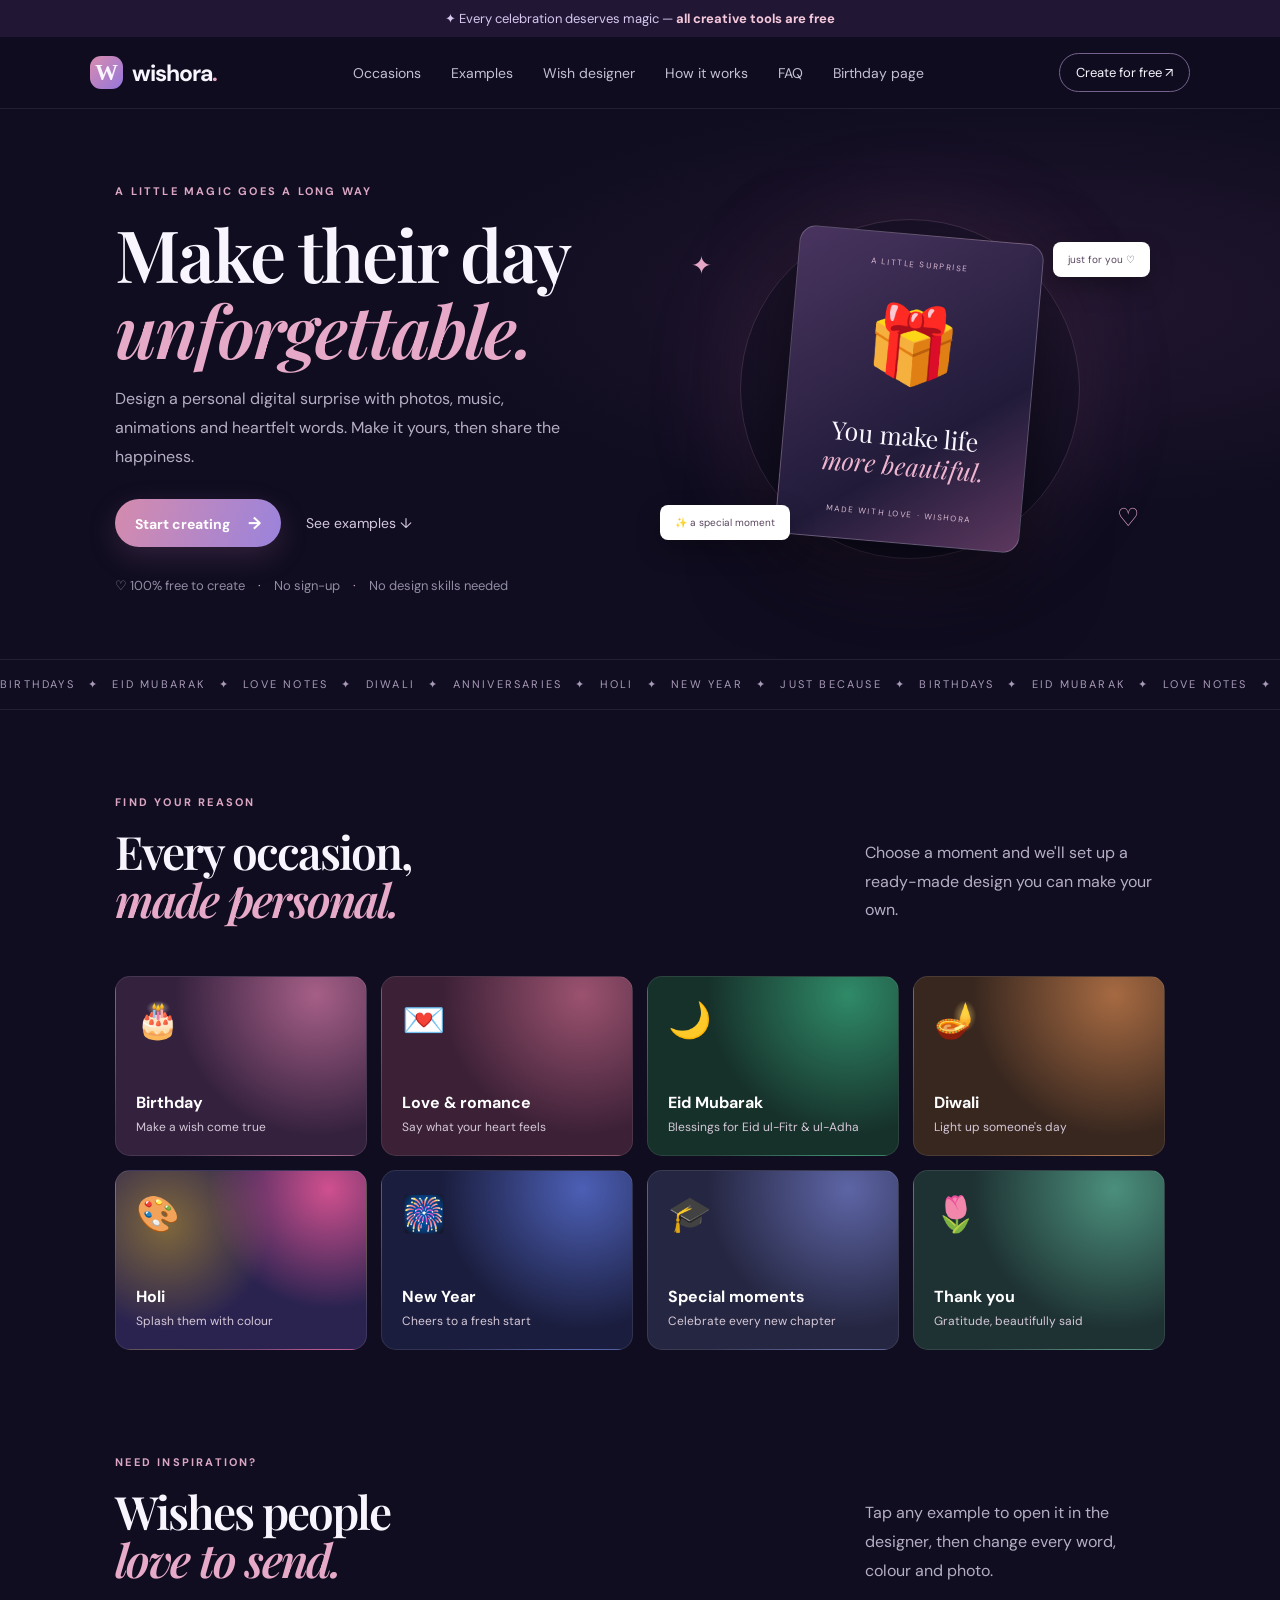
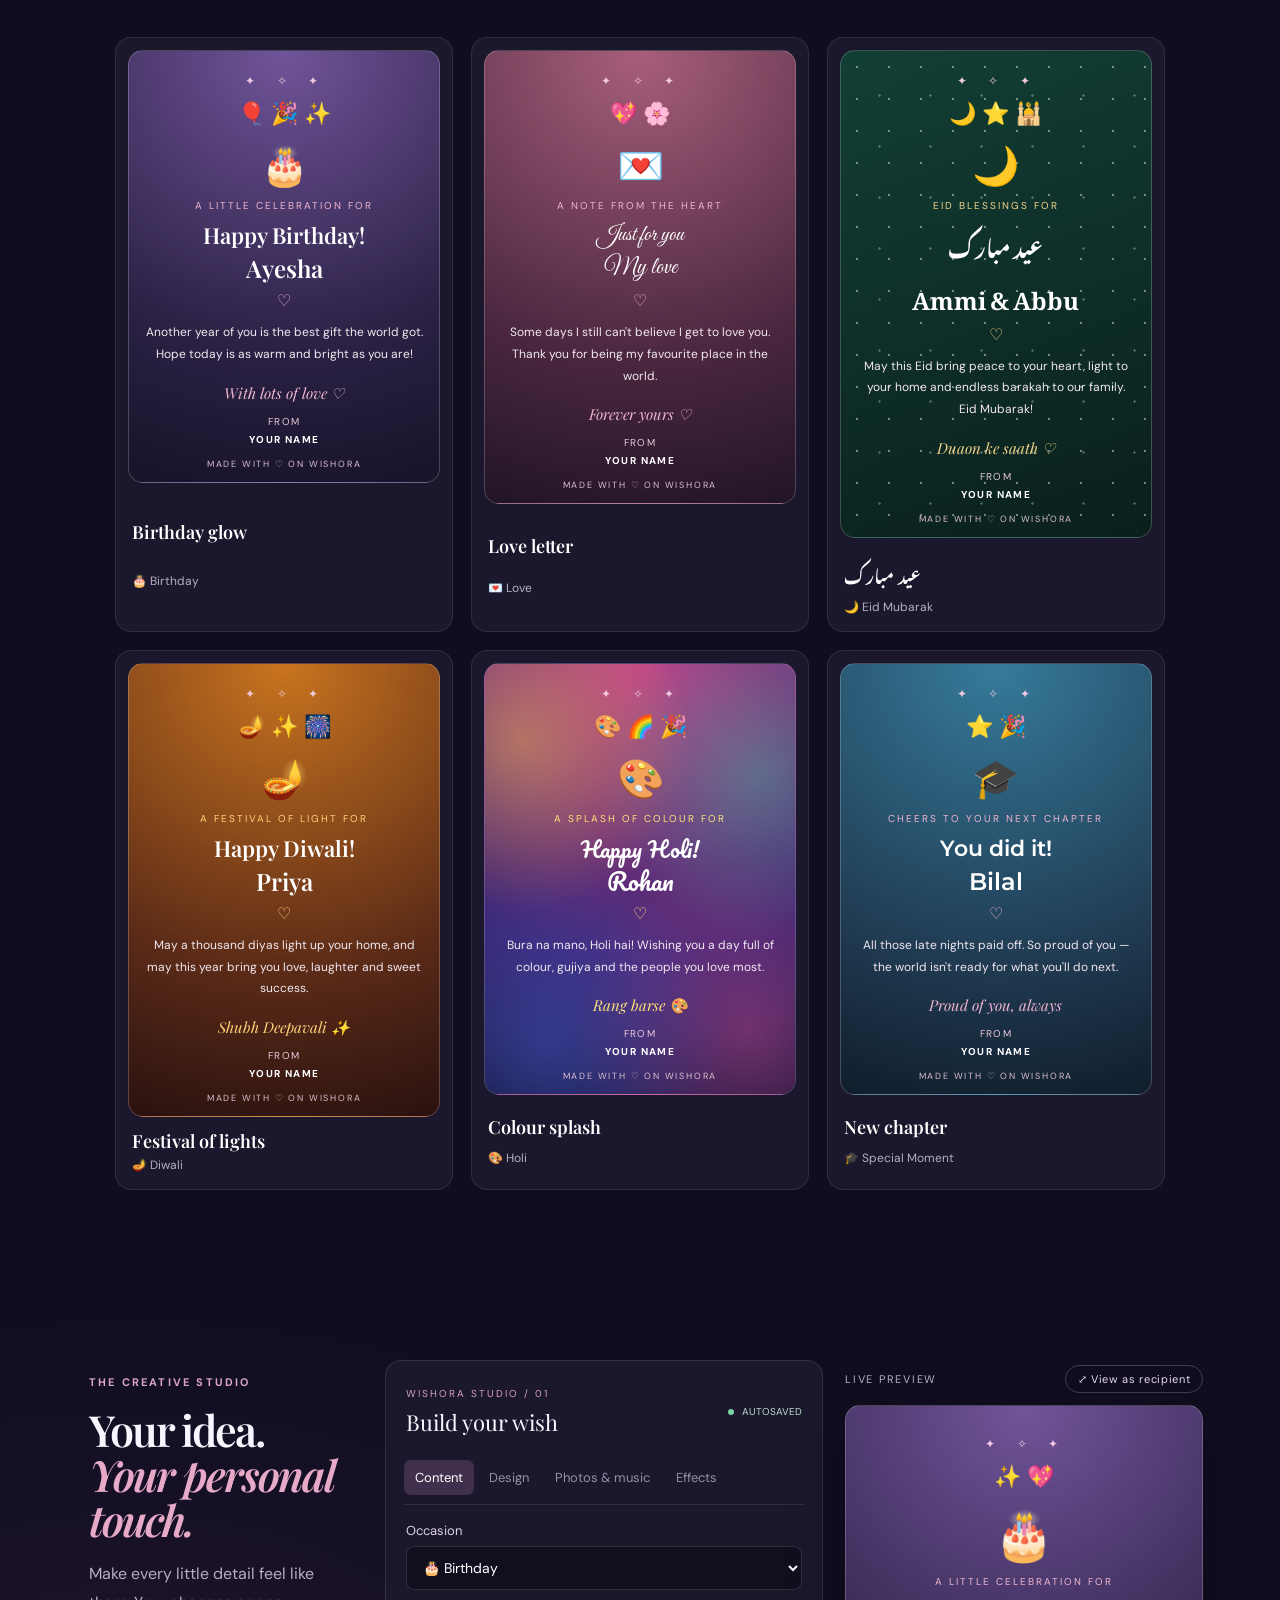
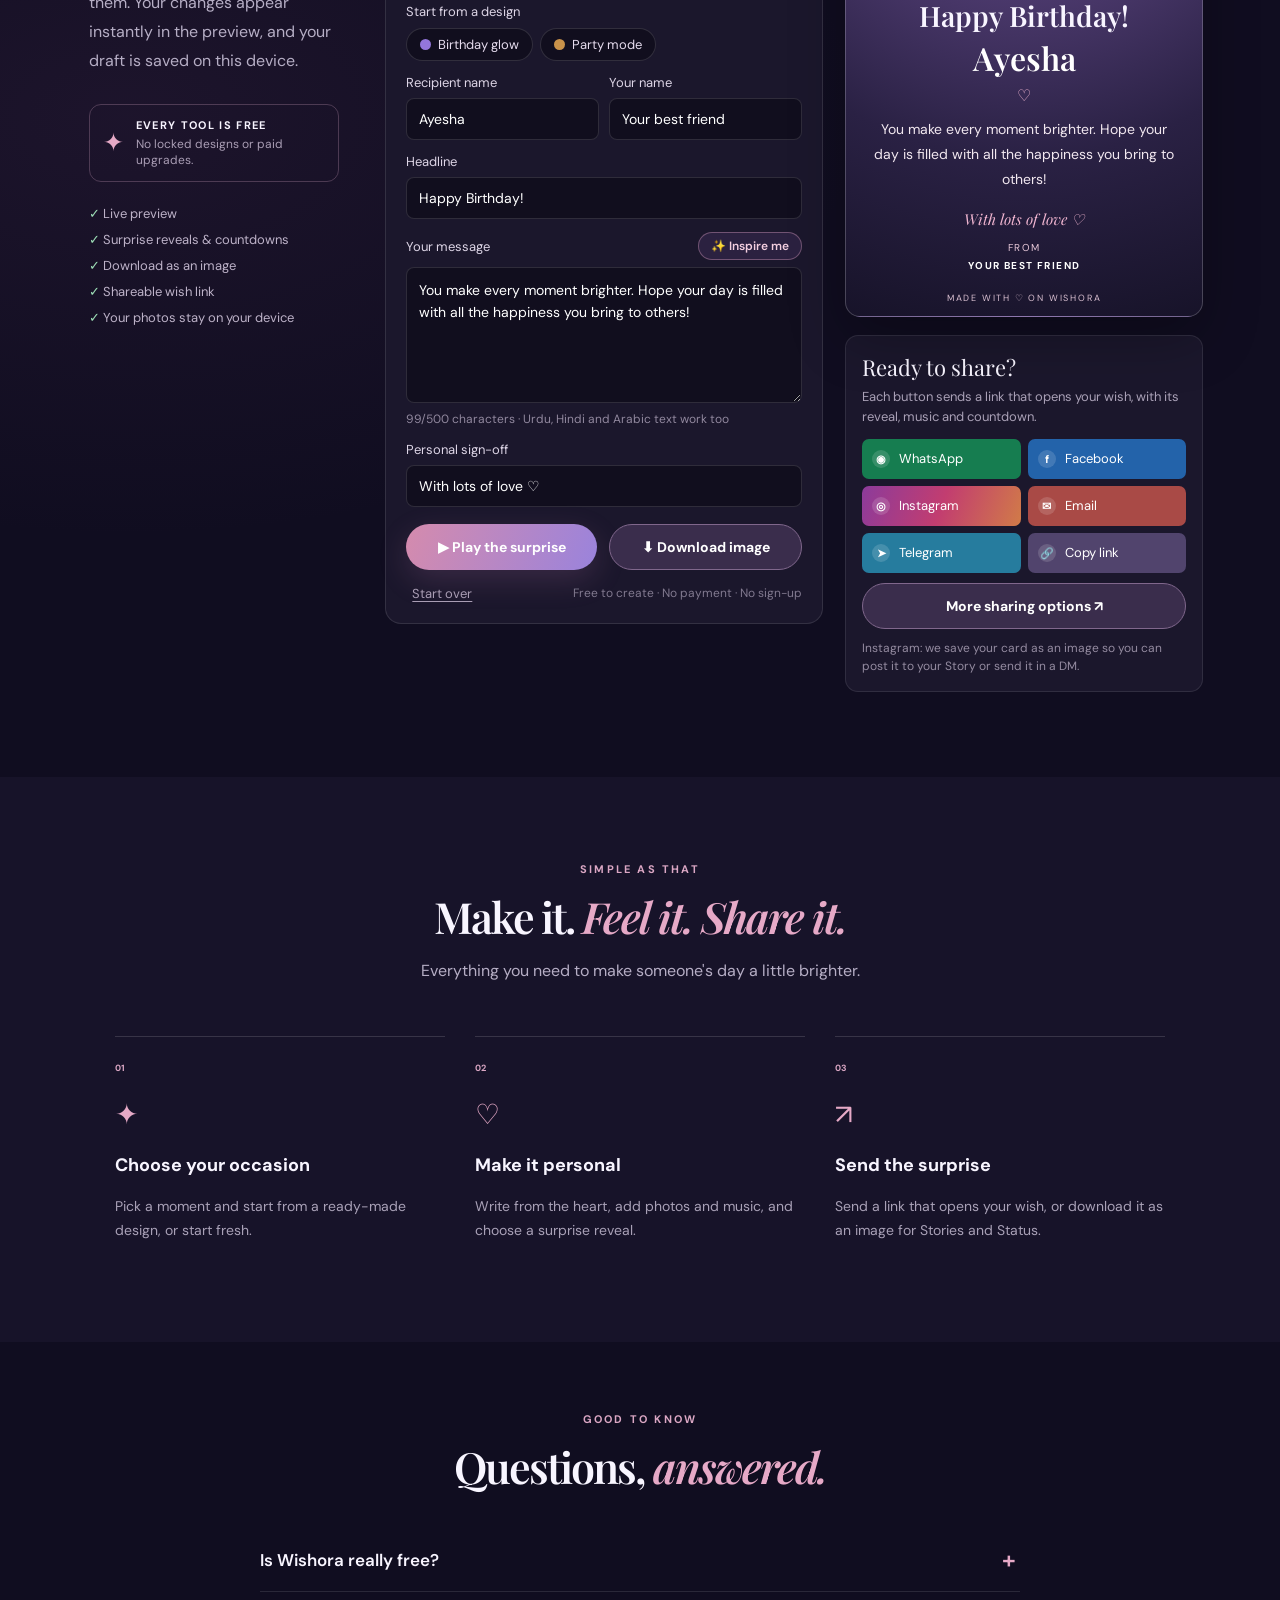
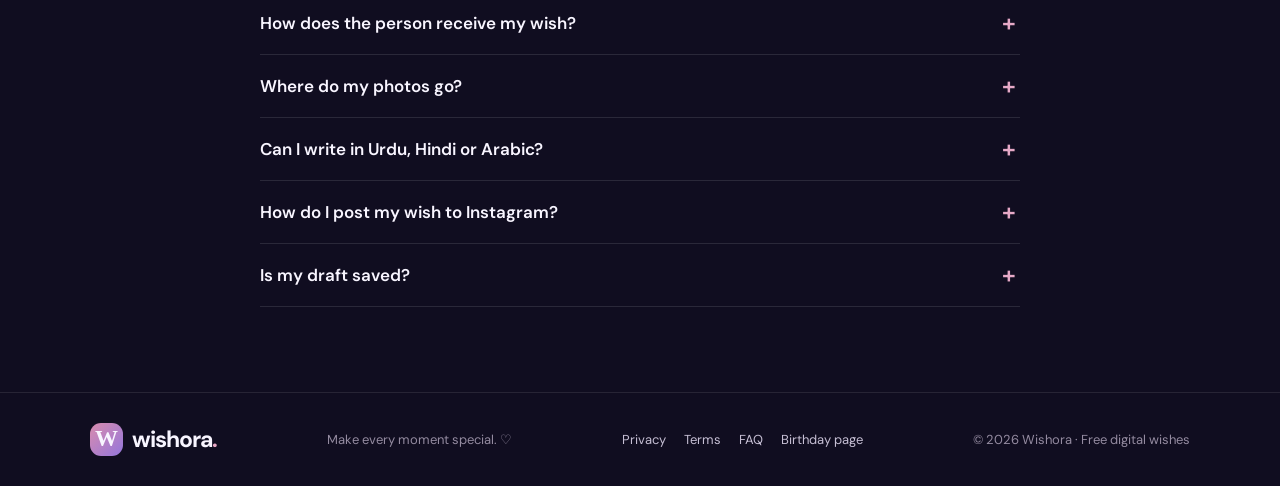
<file: index.html>
<!DOCTYPE html>
<html lang="en">
<head>
<meta charset="UTF-8"><meta name="viewport" content="width=device-width,initial-scale=1"><meta name="theme-color" content="#100d20">
<title>Wishora — Free Digital Wish Designer</title>
<meta name="description" content="Design free personalized digital wishes with photos, music, surprise reveals and heartfelt words — for birthdays, Eid, Diwali, love notes and every special moment.">
<!-- Social preview. Replace https://YOUR-DOMAIN.com with your real domain once the site is live — social apps need a full URL for the image. -->
<meta property="og:type" content="website">
<meta property="og:site_name" content="Wishora">
<meta property="og:title" content="Someone made you a little surprise ✨">
<meta property="og:description" content="Open your personal wish on Wishora — or create a free one for someone you love.">
<meta property="og:image" content="https://YOUR-DOMAIN.com/og-image.png">
<meta property="og:image:width" content="1200"><meta property="og:image:height" content="630">
<meta name="twitter:card" content="summary_large_image">
<meta name="twitter:image" content="https://YOUR-DOMAIN.com/og-image.png">
<link rel="icon" href="favicon.svg" type="image/svg+xml">
<link rel="icon" href="favicon-32.png" sizes="32x32" type="image/png">
<link rel="apple-touch-icon" href="apple-touch-icon.png">
<link rel="preconnect" href="https://fonts.googleapis.com"><link rel="preconnect" href="https://fonts.gstatic.com" crossorigin>
<link href="https://fonts.googleapis.com/css2?family=DM+Sans:wght@400;500;600;700&family=Playfair+Display:wght@600;700&family=Pacifico&family=Great+Vibes&family=Montserrat:wght@400;600;700&family=Noto+Nastaliq+Urdu:wght@400;700&display=swap" rel="stylesheet">
<link rel="stylesheet" href="style.css">
</head>
<body>
<a class="skip" href="#designer">Skip to the wish designer</a>
<div class="announcement">✦ Every celebration deserves magic — <b>all creative tools are free</b></div>
<header class="topbar"><a class="brand" href="#"><span class="brand-icon">W</span>wishora<span class="dot">.</span></a>
<nav id="nav"><a href="#occasions">Occasions</a><a href="#gallery">Examples</a><a href="#designer">Wish designer</a><a href="#how">How it works</a><a href="#faq">FAQ</a><a href="birthday.html">Birthday page</a></nav>
<a class="top-cta" href="#designer">Create for free ↗</a><button class="hamb" id="hamb" aria-label="Open menu" aria-expanded="false" aria-controls="nav">☰</button></header>
<main>
<section class="hero"><div class="hero-copy"><div class="eyebrow">A LITTLE MAGIC GOES A LONG WAY</div><h1>Make their day<br><em>unforgettable.</em></h1><p>Design a personal digital surprise with photos, music, animations and heartfelt words. Make it yours, then share the happiness.</p><div class="hero-buttons"><a class="btn primary" href="#designer">Start creating <span>→</span></a><a class="plain-link" href="#gallery">See examples ↓</a></div><div class="hero-foot">♡ 100% free to create <span>·</span> No sign-up <span>·</span> No design skills needed</div></div>
<div class="hero-visual" aria-hidden="true"><div class="halo"></div><div class="hero-gift"><small>A LITTLE SURPRISE</small><div>🎁</div><strong>You make life<br><em>more beautiful.</em></strong><small>MADE WITH LOVE · WISHORA</small></div><span class="float f1">just for you ♡</span><span class="float f2">✨ a special moment</span><span class="spark s1">✦</span><span class="spark s2">♡</span></div></section>
<div class="marquee" aria-hidden="true"><div class="marquee-track">BIRTHDAYS　✦　EID MUBARAK　✦　LOVE NOTES　✦　DIWALI　✦　ANNIVERSARIES　✦　HOLI　✦　NEW YEAR　✦　JUST BECAUSE　✦　BIRTHDAYS　✦　EID MUBARAK　✦　LOVE NOTES　✦　DIWALI　✦　ANNIVERSARIES　✦　HOLI　✦　NEW YEAR　✦　JUST BECAUSE　✦　</div></div>

<section class="section" id="occasions"><div class="section-head"><div><div class="eyebrow">FIND YOUR REASON</div><h2>Every occasion,<br><em>made personal.</em></h2></div><p>Choose a moment and we'll set up a ready-made design you can make your own.</p></div>
<div class="occasion-grid">
<button class="occasion birthday" data-occ="Birthday"><span>🎂</span><b>Birthday</b><small>Make a wish come true</small></button>
<button class="occasion romance" data-occ="Love"><span>💌</span><b>Love & romance</b><small>Say what your heart feels</small></button>
<button class="occasion eid" data-occ="Eid Mubarak"><span>🌙</span><b>Eid Mubarak</b><small>Blessings for Eid ul-Fitr & ul-Adha</small></button>
<button class="occasion festival" data-occ="Diwali"><span>🪔</span><b>Diwali</b><small>Light up someone's day</small></button>
<button class="occasion holi" data-occ="Holi"><span>🎨</span><b>Holi</b><small>Splash them with colour</small></button>
<button class="occasion newyear" data-occ="New Year"><span>🎆</span><b>New Year</b><small>Cheers to a fresh start</small></button>
<button class="occasion milestone" data-occ="Special Moment"><span>🎓</span><b>Special moments</b><small>Celebrate every new chapter</small></button>
<button class="occasion thanks" data-occ="Thank You"><span>🌷</span><b>Thank you</b><small>Gratitude, beautifully said</small></button>
</div></section>

<section class="section gallery-section" id="gallery"><div class="section-head"><div><div class="eyebrow">NEED INSPIRATION?</div><h2>Wishes people<br><em>love to send.</em></h2></div><p>Tap any example to open it in the designer, then change every word, colour and photo.</p></div>
<div class="gallery" id="galleryGrid"></div></section>

<section class="designer-section" id="designer"><div class="designer-intro"><div class="eyebrow">THE CREATIVE STUDIO</div><h2>Your idea.<br><em>Your personal touch.</em></h2><p>Make every little detail feel like them. Your changes appear instantly in the preview, and your draft is saved on this device.</p><div class="free-note"><span>✦</span><div><b>EVERY TOOL IS FREE</b><small>No locked designs or paid upgrades.</small></div></div><div class="mini-list"><span>✓ Live preview</span><span>✓ Surprise reveals & countdowns</span><span>✓ Download as an image</span><span>✓ Shareable wish link</span><span>✓ Your photos stay on your device</span></div></div>
<div class="editor">
<div class="editor-header"><div><small>WISHORA STUDIO / 01</small><h3>Build your wish</h3></div><span class="live"><i></i> AUTOSAVED</span></div>
<div class="tabs" role="tablist"><button class="tab active" role="tab" aria-selected="true" data-tab="content">Content</button><button class="tab" role="tab" aria-selected="false" data-tab="design">Design</button><button class="tab" role="tab" aria-selected="false" data-tab="media">Photos & music</button><button class="tab" role="tab" aria-selected="false" data-tab="effects">Effects</button></div>
<div class="panel active" id="panel-content" role="tabpanel">
<label>Occasion<select id="occasion"></select></label>
<div class="field-block"><span class="field-label">Start from a design</span><div class="template-chips" id="templateChips"></div></div>
<div class="two"><label>Recipient name<input id="recipient" maxlength="40" placeholder="Their name"></label><label>Your name<input id="sender" maxlength="40" placeholder="Your name"></label></div>
<label>Headline<input id="headline" maxlength="65" placeholder="Write a headline"></label>
<label><span class="label-row">Your message <button type="button" class="inspire" id="inspireBtn">✨ Inspire me</button></span><textarea id="message" maxlength="500" rows="5"></textarea><small class="hint"><span id="charCount">0</span>/500 characters · Urdu, Hindi and Arabic text work too</small></label>
<label>Personal sign-off<input id="signoff" maxlength="55"></label>
</div>
<div class="panel" id="panel-design" role="tabpanel">
<div class="field-block"><span class="field-label">Choose a layout</span><div class="layout-choices"><button class="layout-choice" data-layout="classic">Classic card</button><button class="layout-choice" data-layout="minimal">Minimal</button><button class="layout-choice" data-layout="scrapbook">Scrapbook</button></div></div>
<div class="field-block"><span class="field-label">Color theme</span><div class="swatches" id="swatches"></div></div>
<label>Background style<select id="background"><option value="glow">Soft glow</option><option value="gradient">Smooth gradient</option><option value="solid">Solid color</option><option value="stars">Starry night</option></select></label>
<div class="two"><label>Heading font<select id="font"><option value="playfair">Elegant serif</option><option value="sans">Modern sans</option><option value="script">Handwritten</option><option value="vibes">Romantic script</option><option value="urdu">Urdu Nastaliq (اردو)</option></select></label><label>Text alignment<select id="align"><option value="center">Center</option><option value="left">Start (left / right)</option></select></label></div>
<div class="two"><label>Heading size<select id="headingSize"><option value="small">Small</option><option value="medium">Medium</option><option value="large">Large</option></select></label><label>Text size<select id="textSize"><option value="small">Small</option><option value="medium">Medium</option><option value="large">Large</option></select></label></div>
<label>Writing direction<select id="dir"><option value="auto">Automatic (detects Urdu / Arabic)</option><option value="ltr">Left to right</option><option value="rtl">Right to left</option></select></label>
<div class="field-block"><span class="field-label">Decorative stickers <span class="subtle">(up to 5)</span></span><div class="sticker-choices" id="stickerChoices"></div></div>
</div>
<div class="panel" id="panel-media" role="tabpanel">
<label>Add photos <span class="subtle">(up to 6 images, 4 MB each)</span><input id="photos" type="file" accept="image/*" multiple><small class="hint">Photos stay in your browser. They appear in the preview and in downloaded images, but not in shared links yet.</small></label>
<div id="photoThumbs" class="photo-thumbs"></div>
<label>Background music<select id="music"><option value="none">No music</option><option value="soft">Soft piano</option><option value="celebrate">Celebration chime</option><option value="romantic">Gentle romantic</option><option value="festive">Festive bells</option></select><small class="hint">Original melodies played by your browser — no copyrighted songs. The recipient can tap to play.</small></label>
<button type="button" class="btn secondary" id="musicBtn">▶ Preview melody</button>
<label>Video link <span class="subtle">(optional)</span><input id="videoLink" type="url" placeholder="https://youtube.com/…"><small class="hint">Shown as a “Watch the video” button. YouTube links play right inside the wish.</small></label>
<label>Voice message note <span class="subtle">(optional)</span><input id="voiceNote" maxlength="120" placeholder="e.g. Check WhatsApp — I left you a voice note! 🎙"></label>
</div>
<div class="panel" id="panel-effects" role="tabpanel">
<label>Animation style<select id="animation"><option value="float">Floating sparkle</option><option value="confetti">Confetti</option><option value="hearts">Floating hearts</option><option value="lanterns">Moon & stars</option><option value="none">No animation</option></select></label>
<label>Surprise reveal<select id="reveal"><option value="none">No reveal</option><option value="gift">Open a gift first</option><option value="envelope">Open a letter first</option><option value="tap">Tap to reveal message</option></select><small class="hint">The recipient sees this first and taps to open their wish.</small></label>
<label>Event date <span class="subtle">(optional)</span><input type="date" id="eventDate"></label>
<div class="field-block"><span class="field-label">Extra details</span><div class="check-list"><label><input type="checkbox" id="countdown"> Show a countdown to the event date</label><label><input type="checkbox" id="sparkles"> Show sparkle decoration</label><label><input type="checkbox" id="border"> Add decorative frame</label></div></div>
</div>
<div class="editor-actions"><button type="button" class="btn primary" id="playBtn">▶ Play the surprise</button><button type="button" class="btn secondary" id="downloadBtn">⬇ Download image</button></div>
<div class="editor-sub"><button type="button" class="reset" id="resetBtn">Start over</button><span class="editor-foot">Free to create · No payment · No sign-up</span></div>
</div>
<div class="preview-column"><div class="preview-top"><span>LIVE PREVIEW</span><button type="button" class="view-toggle" id="fullBtn">⤢ View as recipient</button></div>
<div id="previewCard" class="preview-card"></div>
<div class="share-box"><h3>Ready to share?</h3><p>Each button sends a link that opens your wish, with its reveal, music and countdown.</p><div class="share-grid">
<button type="button" class="share whatsapp" id="shareWhatsApp"><b>◉</b> WhatsApp</button><button type="button" class="share facebook" id="shareFacebook"><b>f</b> Facebook</button>
<button type="button" class="share instagram" id="shareInstagram"><b>◎</b> Instagram</button><button type="button" class="share email" id="shareEmail"><b>✉</b> Email</button>
<button type="button" class="share telegram" id="shareTelegram"><b>➤</b> Telegram</button><button type="button" class="share copy" id="copyShare"><b>🔗</b> Copy link</button>
</div><button type="button" class="btn secondary full" id="nativeShare">More sharing options ↗</button><p class="share-disclaimer" id="shareStatus">Instagram: we save your card as an image so you can post it to your Story or send it in a DM.</p></div>
</div></section>

<section class="how section" id="how"><div class="center"><div class="eyebrow">SIMPLE AS THAT</div><h2>Make it. <em>Feel it. Share it.</em></h2><p>Everything you need to make someone's day a little brighter.</p></div><div class="how-grid"><article><b>01</b><span>✦</span><h3>Choose your occasion</h3><p>Pick a moment and start from a ready-made design, or start fresh.</p></article><article><b>02</b><span>♡</span><h3>Make it personal</h3><p>Write from the heart, add photos and music, and choose a surprise reveal.</p></article><article><b>03</b><span>↗</span><h3>Send the surprise</h3><p>Send a link that opens your wish, or download it as an image for Stories and Status.</p></article></div></section>

<section class="section faq-section" id="faq"><div class="center"><div class="eyebrow">GOOD TO KNOW</div><h2>Questions, <em>answered.</em></h2></div>
<div class="faq">
<details><summary>Is Wishora really free?</summary><p>Yes. Every design, theme, sticker, reveal and sharing option is free. There are no locked templates, no watermarks to pay off and no sign-up.</p></details>
<details><summary>How does the person receive my wish?</summary><p>When you tap a share button, Wishora creates a link that contains your wish. When they open it, they see the surprise reveal first, then your card with its animation, music button and countdown. You can also download the card as an image and send that instead.</p></details>
<details><summary>Where do my photos go?</summary><p>Nowhere. Photos are read by your own browser and never uploaded. That's why they appear in your preview and in downloaded images, but aren't included in shared links yet.</p></details>
<details><summary>Can I write in Urdu, Hindi or Arabic?</summary><p>Yes. Type in any language. Right-to-left text is detected automatically, and you can choose the Urdu Nastaliq font in the Design tab.</p></details>
<details><summary>How do I post my wish to Instagram?</summary><p>Tap the Instagram button. On phones that support it, your card opens in the share sheet so you can pick Instagram. Otherwise it's saved as an image, which you can add to your Story or send in a DM.</p></details>
<details><summary>Is my draft saved?</summary><p>Your text and design choices are saved on this device automatically, so a refresh won't lose your work. Tap “Start over” to clear it.</p></details>
</div></section>
</main>
<footer><a class="brand" href="#"><span class="brand-icon">W</span>wishora<span class="dot">.</span></a><span>Make every moment special. ♡</span><nav class="foot-links"><a href="privacy.html">Privacy</a><a href="terms.html">Terms</a><a href="#faq">FAQ</a><a href="birthday.html">Birthday page</a></nav><small>© 2026 Wishora · Free digital wishes</small></footer>

<!-- Full-screen viewer: used for “View as recipient” and when someone opens a shared wish link -->
<div class="viewer" id="viewer" hidden>
<div class="viewer-bar"><a class="brand small" href="./"><span class="brand-icon">W</span>wishora<span class="dot">.</span></a><div class="viewer-actions"><button type="button" class="btn secondary" id="viewerDownload">⬇ Save image</button><button type="button" class="btn ghost" id="viewerClose">✕ Back to editor</button></div></div>
<div class="viewer-stage"><div id="viewerCard" class="preview-card big"></div></div>
<div class="viewer-cta" id="viewerCta" hidden><span>Want to make someone smile too?</span><a class="btn primary" href="./#designer">Create your own wish — free</a></div>
</div>
<div class="toast" id="toast" role="status" aria-live="polite"></div>
<script src="data.js"></script>
<script src="script.js"></script>
</body></html>
</file>
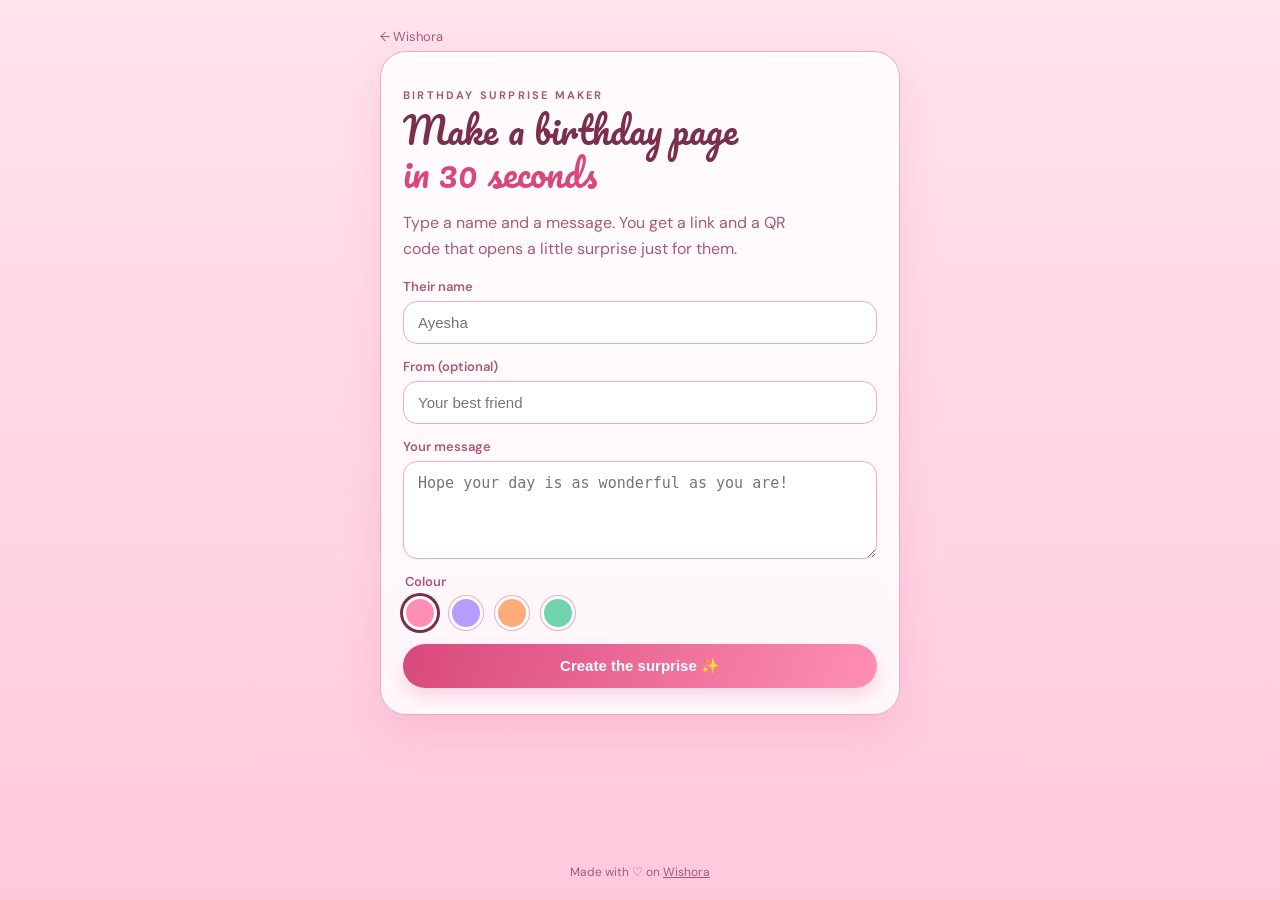
<file: birthday.html>
<!DOCTYPE html>
<html lang="en">
<head>
<meta charset="UTF-8"><meta name="viewport" content="width=device-width,initial-scale=1"><meta name="theme-color" content="#ffd6e4">
<title>Birthday Surprise — Wishora</title>
<meta name="description" content="Make a personalized birthday surprise page in 30 seconds. Add a name and a message, then share the link or QR code.">
<meta property="og:type" content="website">
<meta property="og:site_name" content="Wishora">
<meta property="og:title" content="Someone made you a birthday surprise 🎂">
<meta property="og:description" content="Open your personal birthday page — or make a free one for someone you love.">
<link rel="icon" href="favicon.svg" type="image/svg+xml">
<link rel="icon" href="favicon-32.png" sizes="32x32" type="image/png">
<link rel="apple-touch-icon" href="apple-touch-icon.png">
<link rel="preconnect" href="https://fonts.googleapis.com"><link rel="preconnect" href="https://fonts.gstatic.com" crossorigin>
<link href="https://fonts.googleapis.com/css2?family=DM+Sans:wght@400;500;600;700&family=Pacifico&family=Great+Vibes&display=swap" rel="stylesheet">
<link rel="stylesheet" href="birthday.css">
</head>
<body data-theme="rose">
<canvas id="confetti" aria-hidden="true"></canvas>
<div id="hearts" aria-hidden="true"></div>

<!-- ============ GENERATOR (shown when the link has no wish in it) ============ -->
<main id="maker" class="screen" hidden>
  <a class="back" href="./">← Wishora</a>
  <div class="panel">
    <p class="eyebrow">BIRTHDAY SURPRISE MAKER</p>
    <h1>Make a birthday page<br><em>in 30 seconds</em></h1>
    <p class="sub">Type a name and a message. You get a link and a QR code that opens a little surprise just for them.</p>

    <form id="makerForm" autocomplete="off">
      <label>Their name
        <input id="fTo" maxlength="40" placeholder="Ayesha" required>
      </label>
      <label>From (optional)
        <input id="fFrom" maxlength="40" placeholder="Your best friend">
      </label>
      <label>Your message
        <textarea id="fMsg" maxlength="400" rows="4" placeholder="Hope your day is as wonderful as you are!"></textarea>
      </label>
      <fieldset>
        <legend>Colour</legend>
        <div class="themes" role="radiogroup" aria-label="Colour">
          <button type="button" class="sw rose on" data-theme="rose" role="radio" aria-checked="true" aria-label="Rose pink"></button>
          <button type="button" class="sw lilac" data-theme="lilac" role="radio" aria-checked="false" aria-label="Lilac"></button>
          <button type="button" class="sw peach" data-theme="peach" role="radio" aria-checked="false" aria-label="Peach"></button>
          <button type="button" class="sw mint" data-theme="mint" role="radio" aria-checked="false" aria-label="Mint"></button>
        </div>
      </fieldset>
      <button class="btn" type="submit">Create the surprise ✨</button>
    </form>

    <div id="result" hidden>
      <h2>Your link is ready 🎉</h2>
      <div class="linkrow">
        <input id="linkOut" readonly aria-label="Shareable link">
        <button class="btn small" id="copyBtn" type="button">Copy</button>
      </div>
      <div class="actions">
        <a class="btn ghost" id="previewBtn" href="#" target="_blank" rel="noopener">Preview ↗</a>
        <button class="btn ghost" id="shareBtn" type="button" hidden>Share…</button>
        <button class="btn ghost" id="qrSave" type="button">Save QR</button>
      </div>
      <canvas id="qr" width="220" height="220" aria-label="QR code for the surprise link"></canvas>
      <p class="note">Everything lives inside the link — nothing is uploaded or stored. Share it once the site is hosted so it opens for other people.</p>
    </div>
  </div>
</main>

<!-- ============ RECIPIENT EXPERIENCE ============ -->
<main id="show" class="screen" hidden>

  <!-- Step 1 -->
  <section class="step" id="s1">
    <svg class="bunting" viewBox="0 0 300 60" aria-hidden="true">
      <path d="M5 8 Q150 48 295 8" fill="none" stroke="#c98aa3" stroke-width="2"/>
      <g id="flags"></g>
    </svg>
    <p class="eyebrow">A LITTLE SURPRISE FOR YOU</p>
    <h1 class="title">Happy Birthday,<br><span id="toName" class="name">…</span></h1>
    <div class="pals" id="pals1"></div>
    <p class="ask">Are you excited for what's next?</p>
    <div class="yn">
      <button class="btn yes" id="yesBtn" type="button">Yes</button>
      <button class="btn no" id="noBtn" type="button">No</button>
    </div>
  </section>

  <!-- Step 2 -->
  <section class="step" id="s2" hidden>
    <p class="eyebrow">MAKE A WISH</p>
    <h2 class="title2">Close your eyes, <span class="name" data-name></span>…<br>then blow out the candles</h2>
    <button class="cakebtn" id="cakeBtn" type="button" aria-label="Blow out the candles">
      <div class="pals" id="pals2"></div>
    </button>
    <p class="hint" id="hint">Tap the cake 🎂</p>
  </section>

  <!-- Step 3 -->
  <section class="step" id="s3" hidden>
    <p class="eyebrow">THIS ONE'S FOR YOU</p>
    <div class="card">
      <div class="card-emoji">🎁</div>
      <h2 class="title2">Happy Birthday, <span class="name" data-name></span>!</h2>
      <p class="msg" id="msgOut"></p>
      <p class="from" id="fromOut"></p>
    </div>
    <div class="actions">
      <button class="btn ghost" id="replay" type="button">↻ Replay</button>
      <a class="btn" href="birthday.html">Make one for someone ♡</a>
    </div>
  </section>
</main>

<footer class="foot">Made with ♡ on <a href="./">Wishora</a></footer>

<script src="qrcode.js"></script>
<script src="birthday.js"></script>
</body>
</html>
</file>
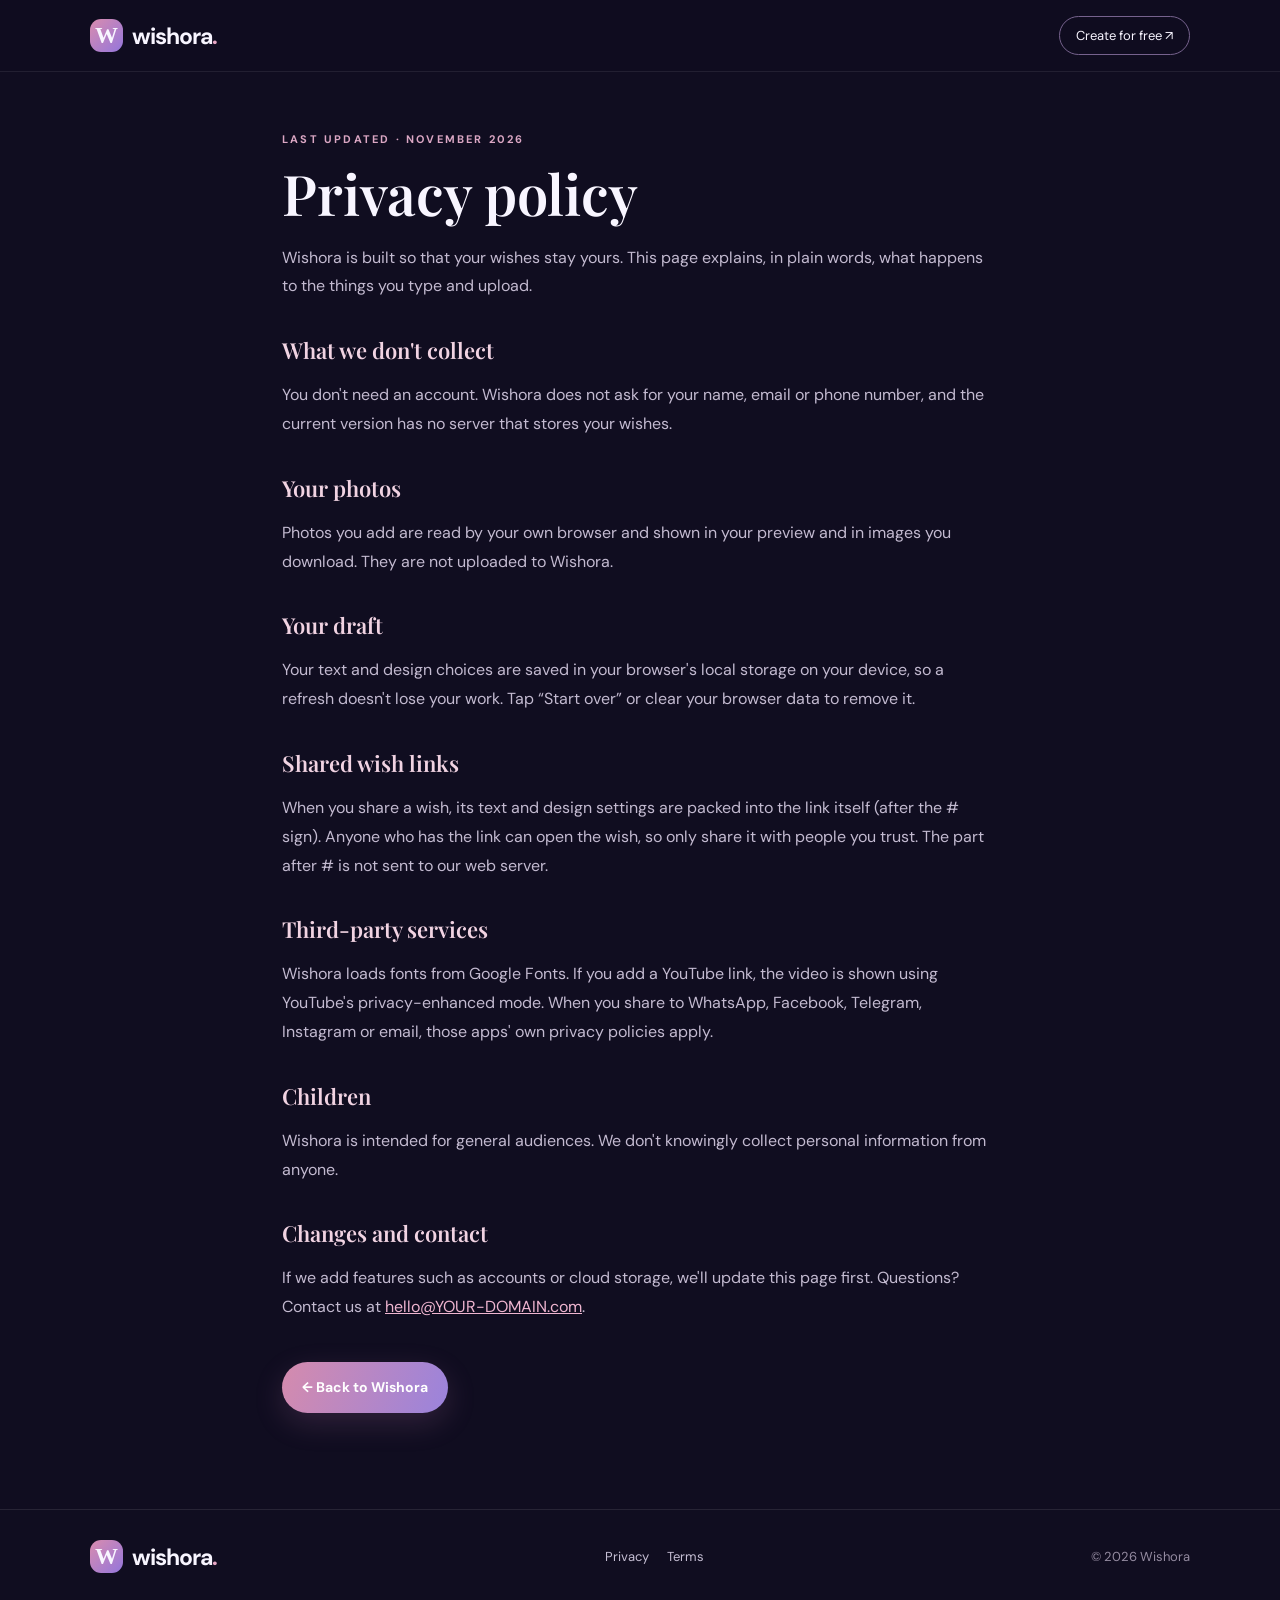
<file: privacy.html>
<!DOCTYPE html><html lang="en"><head><meta charset="UTF-8"><meta name="viewport" content="width=device-width,initial-scale=1"><meta name="theme-color" content="#100d20"><title>Privacy — Wishora</title><link rel="icon" href="favicon.svg" type="image/svg+xml"><link href="https://fonts.googleapis.com/css2?family=DM+Sans:wght@400;600;700&family=Playfair+Display:wght@600&display=swap" rel="stylesheet"><link rel="stylesheet" href="style.css"></head>
<body><header class="topbar"><a class="brand" href="index.html"><span class="brand-icon">W</span>wishora<span class="dot">.</span></a><a class="top-cta" href="index.html#designer">Create for free ↗</a></header>
<main class="legal"><div class="eyebrow">LAST UPDATED · NOVEMBER 2026</div><h1>Privacy policy</h1>
<p>Wishora is built so that your wishes stay yours. This page explains, in plain words, what happens to the things you type and upload.</p>
<h2>What we don't collect</h2><p>You don't need an account. Wishora does not ask for your name, email or phone number, and the current version has no server that stores your wishes.</p>
<h2>Your photos</h2><p>Photos you add are read by your own browser and shown in your preview and in images you download. They are not uploaded to Wishora.</p>
<h2>Your draft</h2><p>Your text and design choices are saved in your browser's local storage on your device, so a refresh doesn't lose your work. Tap “Start over” or clear your browser data to remove it.</p>
<h2>Shared wish links</h2><p>When you share a wish, its text and design settings are packed into the link itself (after the # sign). Anyone who has the link can open the wish, so only share it with people you trust. The part after # is not sent to our web server.</p>
<h2>Third-party services</h2><p>Wishora loads fonts from Google Fonts. If you add a YouTube link, the video is shown using YouTube's privacy-enhanced mode. When you share to WhatsApp, Facebook, Telegram, Instagram or email, those apps' own privacy policies apply.</p>
<h2>Children</h2><p>Wishora is intended for general audiences. We don't knowingly collect personal information from anyone.</p>
<h2>Changes and contact</h2><p>If we add features such as accounts or cloud storage, we'll update this page first. Questions? Contact us at <a href="mailto:hello@YOUR-DOMAIN.com">hello@YOUR-DOMAIN.com</a>.</p>
<p><a class="btn primary" href="index.html">← Back to Wishora</a></p></main>
<footer><a class="brand" href="index.html"><span class="brand-icon">W</span>wishora<span class="dot">.</span></a><nav class="foot-links"><a href="privacy.html">Privacy</a><a href="terms.html">Terms</a></nav><small>© 2026 Wishora</small></footer></body></html>
</file>
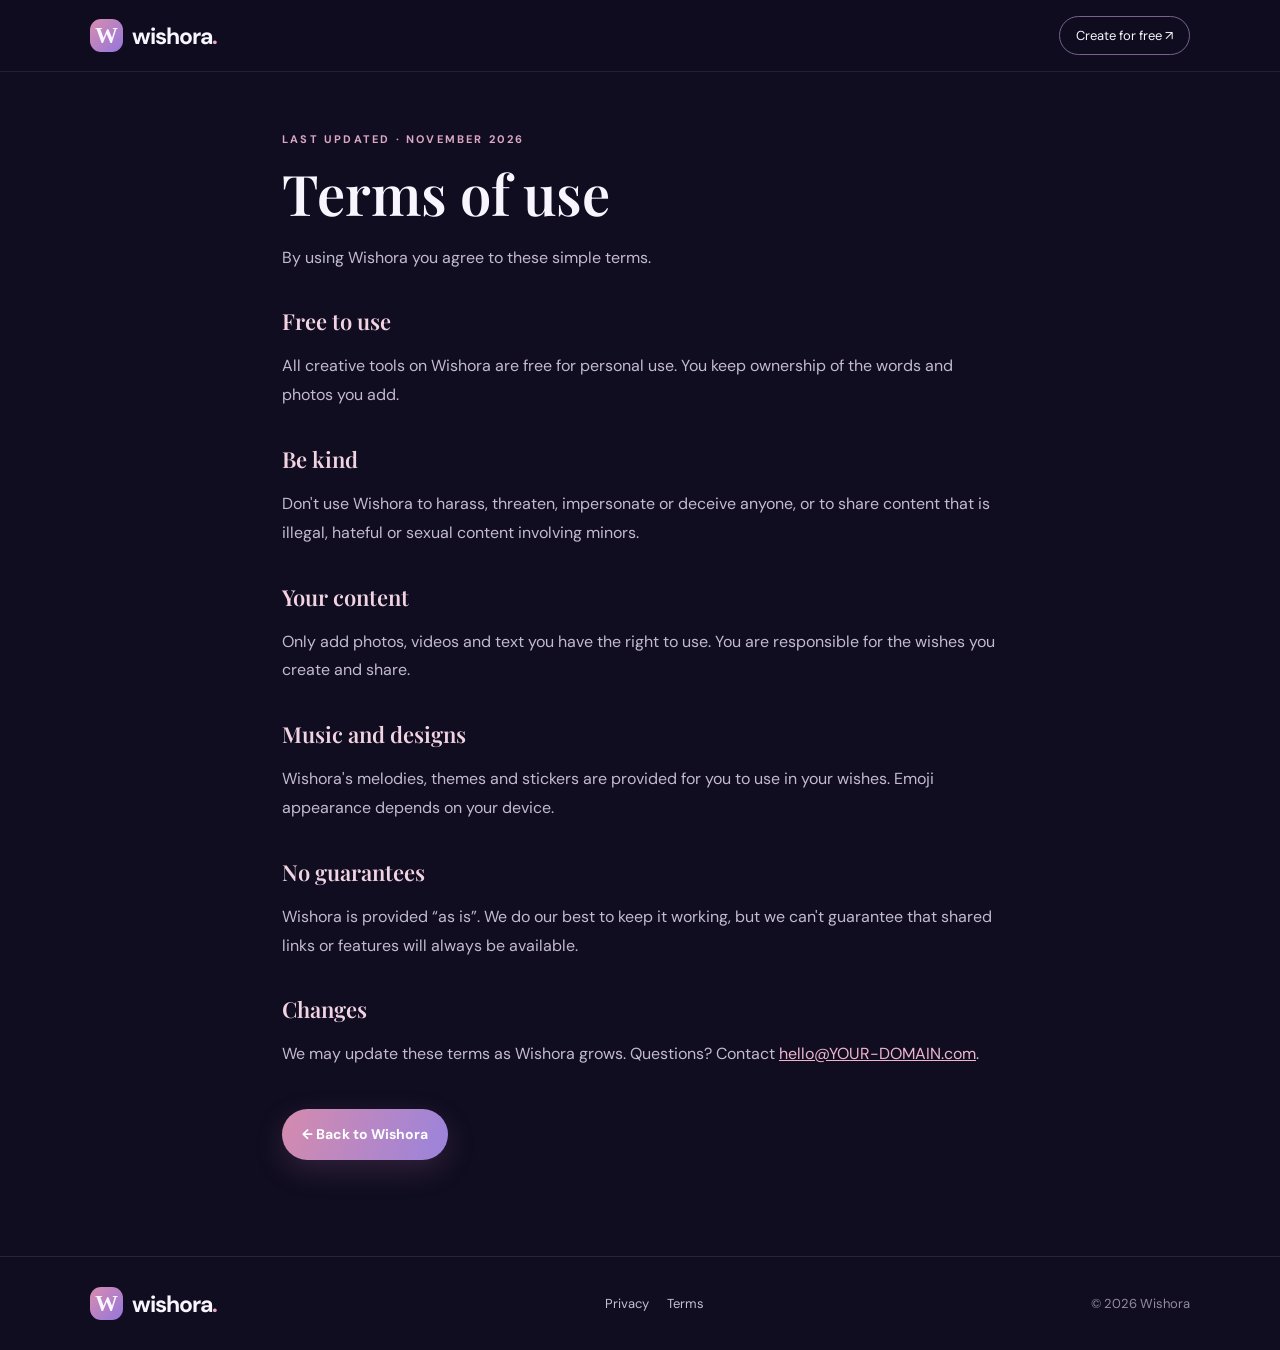
<file: terms.html>
<!DOCTYPE html><html lang="en"><head><meta charset="UTF-8"><meta name="viewport" content="width=device-width,initial-scale=1"><meta name="theme-color" content="#100d20"><title>Terms — Wishora</title><link rel="icon" href="favicon.svg" type="image/svg+xml"><link href="https://fonts.googleapis.com/css2?family=DM+Sans:wght@400;600;700&family=Playfair+Display:wght@600&display=swap" rel="stylesheet"><link rel="stylesheet" href="style.css"></head>
<body><header class="topbar"><a class="brand" href="index.html"><span class="brand-icon">W</span>wishora<span class="dot">.</span></a><a class="top-cta" href="index.html#designer">Create for free ↗</a></header>
<main class="legal"><div class="eyebrow">LAST UPDATED · NOVEMBER 2026</div><h1>Terms of use</h1>
<p>By using Wishora you agree to these simple terms.</p>
<h2>Free to use</h2><p>All creative tools on Wishora are free for personal use. You keep ownership of the words and photos you add.</p>
<h2>Be kind</h2><p>Don't use Wishora to harass, threaten, impersonate or deceive anyone, or to share content that is illegal, hateful or sexual content involving minors.</p>
<h2>Your content</h2><p>Only add photos, videos and text you have the right to use. You are responsible for the wishes you create and share.</p>
<h2>Music and designs</h2><p>Wishora's melodies, themes and stickers are provided for you to use in your wishes. Emoji appearance depends on your device.</p>
<h2>No guarantees</h2><p>Wishora is provided “as is”. We do our best to keep it working, but we can't guarantee that shared links or features will always be available.</p>
<h2>Changes</h2><p>We may update these terms as Wishora grows. Questions? Contact <a href="mailto:hello@YOUR-DOMAIN.com">hello@YOUR-DOMAIN.com</a>.</p>
<p><a class="btn primary" href="index.html">← Back to Wishora</a></p></main>
<footer><a class="brand" href="index.html"><span class="brand-icon">W</span>wishora<span class="dot">.</span></a><nav class="foot-links"><a href="privacy.html">Privacy</a><a href="terms.html">Terms</a></nav><small>© 2026 Wishora</small></footer></body></html>
</file>
<file: style.css>
*{box-sizing:border-box}html{scroll-behavior:smooth}body{margin:0;background:#100d20;color:#f8f5ff;font-family:"DM Sans",sans-serif}a{color:inherit;text-decoration:none}button,input,textarea,select{font:inherit}.announcement{text-align:center;padding:10px;background:#211735;color:#d8c8f0;font-size:11px}.announcement b{color:#f5c8db}.topbar{height:72px;padding:0 7%;display:flex;align-items:center;justify-content:space-between;border-bottom:1px solid #ffffff14;position:sticky;top:0;background:#100d20ed;backdrop-filter:blur(12px);z-index:9}.brand{display:flex;align-items:center;font-size:23px;font-weight:700;letter-spacing:-1px}.brand-icon{display:grid;place-items:center;width:33px;height:33px;border-radius:11px;background:linear-gradient(135deg,#d98cae,#9476dc);margin-right:9px;font-family:Georgia}.dot{color:#e7a7c4}.topbar nav{display:flex;gap:30px;color:#c6bfd4;font-size:12px}.topbar nav a:hover{color:#efb5d0}.top-cta{border:1px solid #76628d;border-radius:30px;padding:10px 16px;font-size:11px}.hamb{display:none;background:none;color:white;border:0;font-size:22px}.hero{padding:75px 9% 65px;display:grid;grid-template-columns:1fr 1fr;align-items:center;gap:30px;overflow:hidden;min-height:520px;background:radial-gradient(ellipse at 80% 35%,#6b3d7033,transparent 42%)}.eyebrow{font-size:9px;letter-spacing:.2em;color:#dba7c4;font-weight:700}.hero h1,.section h2,.designer-intro h2,.center h2{font:600 clamp(48px,6vw,72px)/1.05 "Playfair Display",serif;letter-spacing:-2px;margin:18px 0}.hero h1 em,.section h2 em,.designer-intro h2 em,.center h2 em{color:#e6a9c7}.hero-copy>p,.section-head>p,.designer-intro>p,.center>p{font-size:13px;color:#b6aec5;line-height:1.8;max-width:460px}.hero-buttons{display:flex;align-items:center;gap:25px;margin-top:27px}.btn{border:0;border-radius:30px;padding:13px 20px;font-size:11px;font-weight:700;cursor:pointer;transition:.2s}.btn:hover{transform:translateY(-2px);filter:brightness(1.1)}.primary{background:linear-gradient(110deg,#d58bad,#9a83dc);color:white;box-shadow:0 10px 30px #bd79ad30}.primary span{margin-left:15px;font-size:17px}.plain-link{font-size:11px;color:#d5c9df}.hero-foot{font-size:10px;color:#938ba3;margin-top:30px}.hero-foot span{margin:0 10px;color:#d9a5c0}.hero-visual{height:370px;display:grid;place-items:center;position:relative}.halo{position:absolute;width:340px;height:340px;border:1px solid #d69bc533;border-radius:50%;box-shadow:0 0 100px #a45a9630}.hero-gift{width:245px;height:310px;border-radius:17px;padding:24px;background:linear-gradient(145deg,#49345f,#211b39 65%,#5d385f);border:1px solid #ffffff35;box-shadow:0 30px 80px #0008;transform:rotate(5deg);display:flex;flex-direction:column;align-items:center;justify-content:space-between;text-align:center;z-index:1}.hero-gift small{font-size:8px;letter-spacing:.2em;color:#d9bad2}.hero-gift div{font-size:75px}.hero-gift strong{font:25px/1.2 "Playfair Display"}.hero-gift em{color:#efb5d0}.float{position:absolute;background:#fff;color:#58455f;padding:11px 15px;border-radius:8px;font-size:10px;box-shadow:0 10px 25px #0004;z-index:2}.f1{top:38px;right:3%}.f2{bottom:34px;left:1%}.spark{position:absolute;color:#e5a7c6;font-size:25px}.s1{left:7%;top:45px}.s2{right:5%;bottom:40px}.marquee{padding:17px 0;white-space:nowrap;overflow:hidden;text-align:center;border-block:1px solid #ffffff14;color:#a99bb8;font-size:9px;letter-spacing:.2em}.section{padding:85px 9%}.section-head{display:flex;align-items:end;justify-content:space-between;margin-bottom:35px;gap:25px}.section h2,.designer-intro h2,.center h2{font-size:46px}.section-head>p{max-width:300px}.occasion-grid{display:grid;grid-template-columns:repeat(4,1fr);gap:14px}.occasion{min-height:180px;border:1px solid #ffffff18;border-radius:15px;color:white;text-align:left;padding:20px;display:flex;flex-direction:column;justify-content:flex-end;gap:6px;cursor:pointer;transition:.2s}.occasion:hover{transform:translateY(-4px);border-color:#e0a8c9}.occasion span{font-size:35px;margin-bottom:auto}.occasion b{font-size:14px}.occasion small{font-size:9px;color:#d5c8d8}.birthday{background:radial-gradient(circle at 80% 10%,#a65f87,transparent 55%),#34213e}.romance{background:radial-gradient(circle at 80% 10%,#9b526f,transparent 55%),#3b2036}.festival{background:radial-gradient(circle at 80% 10%,#a66a42,transparent 55%),#38271f}.milestone{background:radial-gradient(circle at 80% 10%,#5d65a5,transparent 55%),#252641}.designer-section{padding:85px 6%;display:grid;grid-template-columns:.72fr 1.1fr .9fr;gap:22px;align-items:start;background:radial-gradient(ellipse at 10% 40%,#5c37652b,transparent 45%)}.designer-intro{padding:15px 12px}.designer-intro h2{font-size:43px}.designer-intro>p{font-size:12px}.free-note{display:flex;align-items:center;gap:12px;border:1px solid #d9a7c744;border-radius:12px;padding:13px;margin-top:28px;max-width:220px}.free-note>span{font-size:25px;color:#e5a9c6}.free-note b{font-size:9px;letter-spacing:.12em;display:block}.free-note small{font-size:9px;color:#a99db4;display:block;margin-top:4px}.mini-list{display:grid;gap:9px;margin-top:23px;font-size:10px;color:#bdb2c8}.mini-list span:first-letter{color:#9ee0b8}.editor{background:#1b172c;border:1px solid #ffffff1b;border-radius:16px;padding:20px;min-width:0}.editor-header{display:flex;justify-content:space-between;align-items:center;margin-bottom:18px}.editor-header small{font-size:8px;letter-spacing:.2em;color:#d7a2c0}.editor-header h3{font:22px "Playfair Display";margin:5px 0}.live{font-size:8px;color:#b8e0c9}.live i{display:inline-block;width:6px;height:6px;background:#79d5a4;border-radius:50%;margin-right:5px}.tabs{display:flex;gap:4px;overflow:auto;border-bottom:1px solid #ffffff18;margin:0 -2px 17px;padding-bottom:9px}.tab{white-space:nowrap;border:0;background:none;color:#988fa7;padding:8px 9px;font-size:9px;cursor:pointer;border-radius:7px}.tab.active{background:#40304d;color:#fff}.panel{display:none;gap:13px}.panel.active{display:grid}.panel>label,.panel label{font-size:10px;color:#d8d0e1;display:grid;gap:7px}.panel input:not([type=checkbox]),.panel textarea,.panel select{width:100%;background:#110e1e;border:1px solid #ffffff20;color:#fff;border-radius:8px;padding:10px 11px;outline:none;font-size:10px}.panel input:focus,.panel textarea:focus,.panel select:focus{border-color:#d99fbe}.panel textarea{resize:vertical}.two{display:grid;grid-template-columns:1fr 1fr;gap:10px}.hint{font-size:8px;color:#91889e}.layout-choices{display:flex;gap:7px;flex-wrap:wrap}.layout-choice{background:#110e1e;border:1px solid #ffffff22;border-radius:7px;color:#cfc5d7;padding:9px;font-size:9px;cursor:pointer}.layout-choice.selected{border-color:#e4a7c5;color:#fff}.swatches{display:flex;gap:10px;flex-wrap:wrap}.swatch{width:29px;height:29px;border-radius:50%;border:2px solid #ffffff55;cursor:pointer;background:#9476dc}.swatch[data-theme=rose]{background:#bd6688}.swatch[data-theme=sunshine]{background:#b98643}.swatch[data-theme=ocean]{background:#397b9d}.swatch[data-theme=mint]{background:#438c79}.swatch[data-theme=midnight]{background:#27233d}.swatch.selected{outline:2px solid #fff;outline-offset:3px}.sticker-choices{display:flex;gap:7px;flex-wrap:wrap}.sticker-choices button{width:34px;height:34px;border-radius:8px;border:1px solid #ffffff25;background:#110e1e;font-size:17px;cursor:pointer}.sticker-choices button.selected{border-color:#e5a9c6;background:#49334f}.subtle{color:#948ba0;font-size:9px}.photo-thumbs{display:flex;gap:7px;flex-wrap:wrap}.photo-thumb{width:48px;height:48px;object-fit:cover;border-radius:7px;border:1px solid #ffffff50}.secondary{background:#3a2d4c;border:1px solid #80678c;color:#fff}.editor-actions{display:flex;gap:12px;margin-top:17px}.editor-actions .btn{flex:1}.reset{background:none;border:0;color:#a99db4;font-size:10px;cursor:pointer}.editor-foot{text-align:center;font-size:8px;color:#81798f;margin:13px 0 0}.check-list{display:grid;gap:9px}.check-list label{display:flex;align-items:center;gap:8px;font-size:9px;color:#bdb4c8}.check-list input{accent-color:#d99fbe}.preview-column{min-width:0}.preview-top{display:flex;justify-content:space-between;font-size:8px;letter-spacing:.16em;color:#bcaecb;margin:5px 0 12px}.device-label{color:#8f879e}.preview-card{min-height:410px;border-radius:15px;padding:28px 19px 36px;display:flex;flex-direction:column;align-items:center;justify-content:center;text-align:center;position:relative;overflow:hidden;border:1px solid #ffffff35;box-shadow:0 20px 55px #0004;transition:background .2s}.theme-violet{background:radial-gradient(circle at 50% 0,#71549a,#2a2144 65%,#171329)}.theme-rose{background:radial-gradient(circle at 50% 0,#a85f7b,#4a273f 65%,#211426)}.theme-sunshine{background:radial-gradient(circle at 50% 0,#a17b49,#4b352b 65%,#211a1c)}.theme-ocean{background:radial-gradient(circle at 50% 0,#367b9b,#203b52 65%,#101d2c)}.theme-mint{background:radial-gradient(circle at 50% 0,#438c79,#234b4b 65%,#132a30)}.theme-midnight{background:radial-gradient(circle at 50% 0,#46405e,#211e39 65%,#100e20)}.bg-gradient{filter:saturate(1.15)}.bg-solid{background:#302747}.bg-stars{background-image:radial-gradient(#ffffff65 1px,transparent 1px),radial-gradient(#ffffff40 1px,transparent 1px),linear-gradient(145deg,#30284e,#151326);background-size:32px 32px,51px 51px,auto}.preview-card.layout-minimal{border-radius:3px;box-shadow:none}.preview-card.layout-scrapbook{border:7px solid #e5d0d6;border-radius:4px;transform:rotate(-1deg)}.preview-decor{color:#f0c9df;font-size:12px;letter-spacing:.4em}.preview-stickers{font-size:18px;min-height:24px;margin-top:9px}.preview-emoji{font-size:43px;margin:13px 0 8px}.preview-overline{font-size:7px;letter-spacing:.2em;color:#f2d3e1}.preview-card h3{font:600 25px "Playfair Display";margin:10px 0 4px;overflow-wrap:anywhere}.preview-card h4{font:600 30px "Playfair Display";margin:0;color:#fff;overflow-wrap:anywhere}.preview-card.font-sans h3,.preview-card.font-sans h4{font-family:Montserrat,sans-serif}.preview-card.font-script h3,.preview-card.font-script h4{font-family:Pacifico,cursive;font-weight:400}.preview-card.font-vibes h3,.preview-card.font-vibes h4{font-family:"Great Vibes",cursive;font-weight:400}.preview-card.heading-small h3{font-size:20px}.preview-card.heading-large h3{font-size:34px}.preview-card.text-small p{font-size:9px}.preview-card.text-large p{font-size:14px}.preview-card.align-left{align-items:flex-start;text-align:left}.preview-card.align-left p{max-width:100%}.preview-heart{color:#f0b5d0;margin:6px}.preview-card p{font-size:10px;line-height:1.8;color:#f2e8f0;max-width:250px;margin:5px auto}.out-photos{display:flex;gap:6px;justify-content:center;flex-wrap:wrap;margin:10px 0}.out-photos img{width:55px;height:55px;object-fit:cover;border-radius:7px;border:2px solid #ffffffa0}.preview-signoff{font:italic 12px "Playfair Display";color:#f3c5d8;margin:12px 0}.preview-sender{font-size:7px;letter-spacing:.14em;color:#e9c9da}.preview-sender b{display:block;margin-top:5px;color:white}.preview-brand{position:absolute;bottom:12px;font-size:6px;letter-spacing:.2em;color:#d9bfd0}.float-layer{position:absolute;inset:0;pointer-events:none;overflow:hidden}.particle{position:absolute;animation:floatup 5s linear infinite;opacity:.7}.particle:nth-child(2n){animation-delay:-2s}.particle:nth-child(3n){animation-delay:-3.5s}@keyframes floatup{from{transform:translateY(430px) rotate(0);opacity:0}20%{opacity:.8}to{transform:translateY(-100px) rotate(180deg);opacity:0}}.share-box{margin-top:18px;background:#1b172c;border:1px solid #ffffff18;border-radius:13px;padding:16px}.share-box h3{font:19px "Playfair Display";margin:0 0 5px}.share-box>p{font-size:9px;color:#a9a0b6;margin:0 0 13px}.share-grid{display:grid;grid-template-columns:1fr 1fr;gap:7px}.share{border:0;border-radius:7px;padding:10px 8px;font-size:9px;color:#fff;cursor:pointer;text-align:left}.share b{display:inline-grid;place-items:center;width:18px;height:18px;border-radius:50%;background:#ffffff25;margin-right:6px;font-size:11px}.whatsapp{background:#167d50}.facebook{background:#2363aa}.instagram{background:linear-gradient(110deg,#8c3b9b,#c23d70,#d17b48)}.email{background:#a94a46}.telegram{background:#267c9e}.copy{background:#51446d}.full{width:100%;margin-top:10px}.share-disclaimer{font-size:8px!important;line-height:1.5;color:#948ba0!important;margin:10px 0 0!important}.how{background:#171329}.center{text-align:center}.center h2{font-size:43px}.center>p{margin:0 auto}.how-grid{display:grid;grid-template-columns:repeat(3,1fr);gap:30px;margin-top:50px}.how-grid article{border-top:1px solid #ffffff24;padding-top:18px}.how-grid article>b{font-size:9px;color:#dba7c4}.how-grid article>span{display:block;font-size:28px;color:#e5a9c6;margin:20px 0}.how-grid h3{font-size:14px}.how-grid p{font-size:10px;color:#a9a1b7;line-height:1.7}footer{padding:30px 7%;border-top:1px solid #ffffff18;display:flex;align-items:center;justify-content:space-between;gap:15px}footer>span,footer small{font-size:9px;color:#948ba0}.toast{position:fixed;bottom:22px;left:50%;transform:translate(-50%,20px);background:#f4e9f1;color:#2c2035;padding:12px 18px;border-radius:30px;font-size:10px;opacity:0;pointer-events:none;transition:.25s;z-index:20;max-width:90%;text-align:center}.toast.show{opacity:1;transform:translate(-50%,0)}@media(max-width:1150px){.designer-section{grid-template-columns:.65fr 1fr}.designer-intro{grid-column:1/-1}.designer-intro h2 br{display:none}.free-note,.mini-list{display:none}.preview-column{grid-column:2;grid-row:2}.editor{grid-column:1;grid-row:2}.occasion-grid{grid-template-columns:repeat(2,1fr)}}@media(max-width:760px){.topbar{height:64px;padding:0 20px}.topbar nav{display:none;position:absolute;top:64px;left:0;right:0;padding:20px;background:#171329;flex-direction:column}.topbar nav.open{display:flex}.top-cta{margin-left:auto;margin-right:13px;font-size:9px;padding:9px 11px}.hamb{display:block}.hero{grid-template-columns:1fr;padding:55px 25px 35px}.hero h1{font-size:52px}.hero-visual{height:330px}.hero-gift{width:220px;height:280px}.section{padding:65px 23px}.section-head{display:block}.section-head>p{margin-top:15px}.section h2,.designer-intro h2{font-size:39px}.occasion-grid{gap:9px}.occasion{min-height:155px;padding:15px}.designer-section{padding:65px 17px;grid-template-columns:1fr;gap:22px}.designer-intro,.editor,.preview-column{grid-column:auto;grid-row:auto}.designer-intro{padding:0}.editor{padding:15px}.preview-card{min-height:390px}.how-grid{grid-template-columns:1fr;gap:20px}.how-grid article{display:grid;grid-template-columns:35px 35px 1fr;align-items:center;gap:9px}.how-grid article>b{grid-row:span 2}.how-grid article>span{margin:0}.how-grid article h3{margin:0}.how-grid article p{grid-column:2/-1;margin:0}.center h2{font-size:36px}footer{flex-wrap:wrap;padding:25px 20px}footer small{width:100%}.two{gap:7px}.tabs{gap:1px}.tab{padding:8px 7px;font-size:8px}}
/* =====================================================================
   Wishora v3 additions — readability, themes, reveal, viewer, gallery
   ===================================================================== */
:root{--accent:#f0b5d0}
body{font-family:"DM Sans","Noto Nastaliq Urdu",sans-serif}
.skip{position:absolute;left:-999px;top:8px;z-index:100;background:#fff;color:#1b142a;padding:10px 14px;border-radius:8px;font-size:14px}
.skip:focus{left:10px}
:focus-visible{outline:2px solid #f3bcd6;outline-offset:3px;border-radius:6px}
button:disabled{opacity:.6;cursor:wait}

/* ---------- readability: larger type everywhere ---------- */
.announcement{font-size:13px}
.topbar nav{font-size:14px}.top-cta{font-size:13px}
.eyebrow{font-size:11px}
.hero-copy>p,.section-head>p,.designer-intro>p,.center>p{font-size:16px}
.btn{font-size:14px}.plain-link{font-size:14px}.hero-foot{font-size:13px}
.marquee{font-size:11px;text-align:left}
.marquee-track{display:inline-block;animation:marquee 45s linear infinite}
@keyframes marquee{to{transform:translateX(-50%)}}
.occasion b{font-size:16px}.occasion small{font-size:12px}
.free-note b{font-size:11px}.free-note small{font-size:12px}.free-note{max-width:250px}
.mini-list{font-size:13px}
.editor-header small{font-size:10px}.live{font-size:10px}
.tab{font-size:13px;padding:9px 11px}
.panel>label,.panel label,.field-label{font-size:13px;color:#ddd5e6}
.panel input:not([type=checkbox]),.panel textarea,.panel select{font-size:14px;padding:11px 12px}
.panel textarea{line-height:1.6}
.hint,.subtle{font-size:12px;line-height:1.5}
.layout-choice{font-size:13px;padding:9px 12px}
.check-list label{font-size:13px}
.reset{font-size:13px;text-decoration:underline;text-underline-offset:3px}
.editor-foot{font-size:12px;margin:0}
.preview-top{font-size:11px;align-items:center}
.share-box h3{font-size:22px}.share-box>p{font-size:13px;line-height:1.5}
.share{font-size:13px;padding:11px 10px}
.share-disclaimer{font-size:12px!important}
.how-grid h3{font-size:18px}.how-grid p{font-size:14px}
footer>span,footer small{font-size:13px}
.toast{font-size:14px}

/* ---------- editor additions ---------- */
.field-block{display:grid;gap:8px}
.label-row{display:flex;justify-content:space-between;align-items:center;gap:10px}
.inspire{background:#2b2140;border:1px solid #d99fbe66;color:#f4cfe0;border-radius:30px;padding:5px 12px;font-size:12px;cursor:pointer;font-weight:600}
.inspire:hover{background:#3d2d55}
.template-chips{display:flex;gap:7px;flex-wrap:wrap}
.template-chip{display:inline-flex;align-items:center;gap:7px;background:#110e1e;border:1px solid #ffffff22;color:#e6dcee;border-radius:30px;padding:7px 13px;font-size:13px;cursor:pointer}
.template-chip:hover{border-color:#e4a7c5;color:#fff}
.template-chip i{width:11px;height:11px;border-radius:50%;display:inline-block}
.dot-violet{background:#9476dc}.dot-rose{background:#bd6688}.dot-sunshine{background:#c9924a}.dot-ocean{background:#397b9d}.dot-mint{background:#438c79}.dot-midnight{background:#5a5480}.dot-emerald{background:#1f8a63}.dot-marigold{background:#e08a25}.dot-holi{background:conic-gradient(#ff5fa2,#ffd23f,#3fc1a5,#4f7cff,#ff5fa2)}
.swatch[data-theme=emerald]{background:#1f8a63}.swatch[data-theme=marigold]{background:#e08a25}.swatch[data-theme=holi]{background:conic-gradient(#ff5fa2,#ffd23f,#3fc1a5,#4f7cff,#ff5fa2)}
.sticker-choices button{width:38px;height:38px;font-size:19px}
.thumb-wrap{position:relative;display:inline-block}
.photo-thumb{width:56px;height:56px}
.thumb-x{position:absolute;top:-7px;right:-7px;width:20px;height:20px;border-radius:50%;border:0;background:#000c;color:#fff;font-size:10px;cursor:pointer;display:grid;place-items:center}
.editor-actions .btn{padding:13px 12px}
.editor-sub{display:flex;justify-content:space-between;align-items:center;gap:10px;margin-top:14px;flex-wrap:wrap}
.view-toggle{background:none;border:1px solid #ffffff33;color:#eadcf2;border-radius:20px;padding:6px 12px;font-size:11px;letter-spacing:.06em;cursor:pointer}
.view-toggle:hover{border-color:#e4a7c5}
.btn.ghost{background:transparent;border:1px solid #ffffff38;color:#fff}

/* ---------- card themes via variables ---------- */
.theme-violet{--c1:#71549a;--c2:#2a2144;--c3:#171329}
.theme-rose{--c1:#a85f7b;--c2:#4a273f;--c3:#211426}
.theme-sunshine{--c1:#a17b49;--c2:#4b352b;--c3:#211a1c}
.theme-ocean{--c1:#367b9b;--c2:#203b52;--c3:#101d2c}
.theme-mint{--c1:#438c79;--c2:#234b4b;--c3:#132a30}
.theme-midnight{--c1:#46405e;--c2:#211e39;--c3:#100e20}
.theme-emerald{--c1:#2a8a66;--c2:#123f35;--c3:#0a1f1c;--accent:#f2d48a}
.theme-marigold{--c1:#c9741f;--c2:#5a2a17;--c3:#2a1210;--accent:#ffd27a}
.theme-holi{--c1:#c0428a;--c2:#3b2470;--c3:#16123a;--accent:#ffe27a}
.preview-card,.reveal-cover{background:radial-gradient(circle at 50% 0,var(--c1),var(--c2) 65%,var(--c3))}
.preview-card.bg-gradient{background:linear-gradient(160deg,var(--c1),var(--c2) 58%,var(--c3));filter:none}
.preview-card.bg-solid{background:var(--c2)}
.preview-card.bg-stars{background:radial-gradient(#ffffff70 1px,transparent 1.5px) 0 0/32px 32px,radial-gradient(#ffffff45 1px,transparent 1.5px) 13px 19px/51px 51px,linear-gradient(160deg,var(--c2),var(--c3))}
.preview-card.theme-holi::before{content:"";position:absolute;inset:0;pointer-events:none;background:radial-gradient(circle at 12% 18%,#ffd23f66,transparent 38%),radial-gradient(circle at 88% 26%,#3fc1a566,transparent 38%),radial-gradient(circle at 20% 88%,#4f7cff55,transparent 40%),radial-gradient(circle at 85% 85%,#ff5fa255,transparent 40%)}
.preview-card.no-border{border:none}
.preview-card.layout-minimal{background:var(--c2)}
.preview-card.layout-minimal .preview-heart,.preview-card.layout-minimal .preview-decor{opacity:.5}

/* ---------- card content ---------- */
.preview-card{min-height:460px;padding:30px 22px 44px}
.card-body{position:relative;z-index:1;width:100%;display:flex;flex-direction:column;align-items:center}
.preview-card.align-left{text-align:start}
.preview-card.align-left .card-body{align-items:flex-start}
.preview-card.align-left[dir=rtl] .card-body{align-items:flex-end}
.preview-card.align-left p{margin-inline:0}
.preview-overline{font-size:10px;color:var(--accent)}
.preview-card h3{font-size:28px;line-height:1.25}
.preview-card h4{font-size:32px;line-height:1.3}
.preview-card.heading-small h3{font-size:22px}.preview-card.heading-large h3{font-size:36px}
.preview-card p,.preview-card .card-message{font-size:14px;line-height:1.8;max-width:300px;font-family:"DM Sans","Noto Nastaliq Urdu",sans-serif}
.preview-card.text-small p{font-size:12px}.preview-card.text-large p{font-size:17px}
.preview-card [dir=rtl],.preview-card :is(p,h3,h4,div):lang(ur){line-height:2}
.preview-card.font-urdu h3,.preview-card.font-urdu h4{font-family:"Noto Nastaliq Urdu","Playfair Display",serif;font-weight:700;line-height:2;font-size:26px}
.preview-card.font-urdu.heading-large h3{font-size:32px}
.preview-card h3,.preview-card h4{font-family:"Playfair Display","Noto Nastaliq Urdu",serif}
.preview-card.font-sans h3,.preview-card.font-sans h4{font-family:Montserrat,"Noto Nastaliq Urdu",sans-serif}
.preview-card.font-script h3,.preview-card.font-script h4{font-family:Pacifico,"Noto Nastaliq Urdu",cursive}
.preview-card.font-vibes h3,.preview-card.font-vibes h4{font-family:"Great Vibes","Noto Nastaliq Urdu",cursive;font-size:38px}
.preview-heart{color:var(--accent)}
.preview-signoff{font-size:15px;color:var(--accent)}
.preview-sender{font-size:10px}
.preview-brand{font-size:9px;left:0;right:0;text-align:center;z-index:1}
.preview-stickers{font-size:22px}
.preview-emoji{font-size:48px}
.out-photos img{width:64px;height:64px}
.out-photos.n1 img{width:150px;height:150px}
.out-photos.n2 img{width:100px;height:100px}
.countdown{margin:10px 0 4px;display:grid;gap:8px;justify-items:center}
.preview-card.align-left .countdown{justify-items:start}
.cd-label{font-size:10px;letter-spacing:.18em;color:var(--accent)}
.cd-units{display:flex;gap:7px}
.cd-units span{display:grid;justify-items:center;background:#ffffff16;border:1px solid #ffffff26;border-radius:10px;padding:7px 8px;min-width:50px}
.cd-units b{font:600 21px "Playfair Display",serif}
.cd-units small{font-size:9px;letter-spacing:.12em;color:#e9d7e4;text-transform:uppercase}
.cd-today{font:600 18px "Playfair Display",serif;color:var(--accent)}
.card-chips{display:flex;gap:8px;flex-wrap:wrap;justify-content:center;margin:10px 0 2px}
.card-chip{background:#ffffff1c;border:1px solid #ffffff45;color:#fff;border-radius:30px;padding:8px 14px;font:600 12px "DM Sans",sans-serif;cursor:pointer;text-decoration:none}
.card-chip:hover{background:#ffffff2e}
.card-voice{font-size:13px;color:#f1e3ee;margin:10px 0 0;font-style:italic;max-width:300px}
.card-video{width:100%;max-width:360px;aspect-ratio:16/9;margin:14px 0 4px;border-radius:12px;overflow:hidden;border:1px solid #ffffff40}
.card-video iframe{width:100%;height:100%;border:0;display:block}

/* ---------- floating particles ---------- */
.float-layer{z-index:0}
.particle{top:105%;animation:floatup2 5s linear infinite}
@keyframes floatup2{from{top:105%;transform:rotate(0);opacity:0}15%{opacity:.75}to{top:-8%;transform:rotate(200deg);opacity:0}}
.burst-layer{position:absolute;inset:0;pointer-events:none;z-index:6;overflow:hidden}
.burst-layer span{position:absolute;left:50%;top:50%;font-size:16px;animation:burst 1.7s cubic-bezier(.15,.7,.3,1) forwards;opacity:0}
@keyframes burst{0%{transform:translate(-50%,-50%) scale(.3);opacity:1}80%{opacity:1}100%{transform:translate(calc(-50% + var(--x)),calc(-50% + var(--y) + 60px)) rotate(var(--r)) scale(1);opacity:0}}

/* ---------- surprise reveal covers ---------- */
.reveal-cover{position:absolute;inset:0;z-index:5;border:0;color:#fff;cursor:pointer;display:grid;place-items:center;padding:24px;transition:opacity .55s ease,transform .55s ease;font:inherit}
.reveal-cover.gone{opacity:0;transform:scale(1.06);pointer-events:none}
.cover-inner{display:flex;flex-direction:column;align-items:center;gap:12px;text-align:center}
.cover-inner b{font:600 26px/1.25 "Playfair Display","Noto Nastaliq Urdu",serif;margin-top:22px;max-width:320px}
.cover-inner small{font-size:13px;letter-spacing:.08em;color:#efdfea;animation:blink 2s ease-in-out infinite}
@keyframes blink{50%{opacity:.45}}
.gift-box{position:relative;width:130px;height:130px;animation:wiggle 2.4s ease-in-out infinite}
.gift-base{position:absolute;left:12px;right:12px;bottom:0;height:84px;border-radius:8px;background:linear-gradient(160deg,#ef8cb5,#b54d82);box-shadow:0 18px 40px #0006}
.gift-lid{position:absolute;left:2px;right:2px;top:20px;height:30px;border-radius:7px;background:linear-gradient(160deg,#f7a9c9,#c75890);z-index:2;transition:transform .7s cubic-bezier(.3,1.4,.5,1),opacity .7s}
.gift-ribbon{position:absolute;left:50%;width:18px;top:20px;bottom:0;transform:translateX(-50%);background:linear-gradient(#ffe08a,#e6b04a);z-index:3;transition:transform .7s,opacity .7s}
.gift-bow{position:absolute;left:50%;top:-14px;transform:translateX(-50%);font-size:44px;z-index:4;transition:transform .7s cubic-bezier(.3,1.4,.5,1),opacity .7s}
@keyframes wiggle{0%,70%,100%{transform:rotate(0)}75%{transform:rotate(-6deg)}80%{transform:rotate(6deg)}85%{transform:rotate(-4deg)}90%{transform:rotate(3deg)}}
.reveal-gift.opening .gift-box{animation:none;transform:scale(1.08);transition:transform .5s}
.reveal-gift.opening .gift-lid{transform:translateY(-110px) rotate(-28deg);opacity:0}
.reveal-gift.opening .gift-bow{transform:translate(-50%,-130px) rotate(30deg);opacity:0}
.reveal-gift.opening .gift-ribbon{opacity:0}
.envelope{position:relative;width:190px;height:126px;perspective:600px;animation:float-env 3s ease-in-out infinite}
@keyframes float-env{50%{transform:translateY(-8px)}}
.env-back,.env-front,.env-flap,.env-letter,.env-seal{position:absolute}
.env-back{inset:0;background:#d9b9c9;border-radius:8px}
.env-letter{left:12px;right:12px;top:10px;height:104px;background:#fffaf5;border-radius:6px;z-index:1;display:grid;place-items:start center;padding-top:16px;color:#c6537f;font-size:22px;transition:transform .7s .35s cubic-bezier(.3,1.3,.5,1)}
.env-front{inset:0;background:#f1dde7;border-radius:8px;clip-path:polygon(0 32%,50% 66%,100% 32%,100% 100%,0 100%);z-index:2}
.env-flap{left:0;right:0;top:0;height:78px;background:#e5c4d4;clip-path:polygon(0 0,100% 0,50% 100%);transform-origin:top;z-index:3;transition:transform .5s ease,z-index 0s .25s}
.env-seal{left:50%;top:56px;width:34px;height:34px;margin-left:-17px;border-radius:50%;background:#c6537f;color:#fff;display:grid;place-items:center;font-size:15px;z-index:4;box-shadow:0 3px 8px #0004;transition:opacity .25s}
.reveal-envelope.opening .envelope{animation:none}
.reveal-envelope.opening .env-seal{opacity:0}
.reveal-envelope.opening .env-flap{transform:rotateX(180deg);z-index:0}
.reveal-envelope.opening .env-letter{transform:translateY(-70px)}
.tap-orb{width:110px;height:110px;border-radius:50%;display:grid;place-items:center;font-size:40px;color:#fff;background:radial-gradient(circle,#ffffff55,#ffffff10 60%,transparent 70%);animation:pulse 1.8s ease-in-out infinite}
@keyframes pulse{50%{transform:scale(1.15);opacity:.75}}
.reveal-tap.opening .tap-orb{animation:none;transform:scale(3);opacity:0;transition:.7s}

/* ---------- full-screen viewer ---------- */
.viewer{position:fixed;inset:0;z-index:50;overflow:auto;background:radial-gradient(ellipse at 50% 0,#3a2550,#100d20 60%)}
.viewer[hidden]{display:none}
body.viewer-open{overflow:hidden}
.viewer-bar{display:flex;justify-content:space-between;align-items:center;gap:10px;padding:14px 18px;position:sticky;top:0;z-index:2;background:#100d20cc;backdrop-filter:blur(10px)}
.brand.small{font-size:19px}.brand.small .brand-icon{width:28px;height:28px}
.viewer-actions{display:flex;gap:8px}
.viewer-actions .btn{padding:9px 14px;font-size:13px}
.viewer-stage{display:grid;place-items:center;padding:24px 16px}
.preview-card.big{width:min(460px,100%);min-height:min(80vh,740px);padding:46px 28px 56px}
.preview-card.big h3{font-size:34px}.preview-card.big.heading-large h3{font-size:42px}.preview-card.big.heading-small h3{font-size:27px}
.preview-card.big h4{font-size:38px}
.preview-card.big p{font-size:16px;max-width:360px}
.preview-card.big.text-large p{font-size:19px}.preview-card.big.text-small p{font-size:14px}
.preview-card.big .preview-emoji{font-size:60px}
.preview-card.big .out-photos img{width:86px;height:86px}
.preview-card.big .out-photos.n1 img{width:220px;height:220px}
.preview-card.big .out-photos.n2 img{width:140px;height:140px}
.viewer-cta{display:flex;flex-direction:column;align-items:center;gap:12px;padding:6px 16px 44px;font-size:15px;color:#cfc3dc;text-align:center}
.viewer-cta[hidden]{display:none}

/* ---------- download capture ---------- */
.capture-holder{position:fixed;left:-10000px;top:0;width:440px;padding:20px;background:#100d20}
.preview-card.capturing{transform:none!important;box-shadow:none;min-height:600px;padding:44px 26px 56px}

/* ---------- landing additions ---------- */
.eid{background:radial-gradient(circle at 80% 10%,#2f8a68,transparent 55%),#16302a}
.holi{background:radial-gradient(circle at 85% 10%,#d0508f,transparent 45%),radial-gradient(circle at 20% 30%,#c9a32a88,transparent 45%),#2a2350}
.newyear{background:radial-gradient(circle at 80% 10%,#4c5fb5,transparent 55%),#1a1d3d}
.thanks{background:radial-gradient(circle at 80% 10%,#4b8f7c,transparent 55%),#1e3233}
.gallery-section{padding-top:20px}
.gallery{display:grid;grid-template-columns:repeat(3,1fr);gap:18px}
.gallery-item{background:#1b172c;border:1px solid #ffffff18;border-radius:16px;padding:12px;cursor:pointer;color:#fff;text-align:left;display:grid;gap:4px;transition:.2s}
.gallery-item:hover{transform:translateY(-4px);border-color:#e0a8c9}
.mini-wrap{pointer-events:none;margin-bottom:8px}
.preview-card.mini{min-height:340px;padding:22px 16px 36px;box-shadow:none}
.preview-card.mini.layout-scrapbook{transform:none}
.preview-card.mini h3{font-size:22px}.preview-card.mini h4{font-size:24px}
.preview-card.mini p{font-size:12px;display:-webkit-box;-webkit-line-clamp:3;-webkit-box-orient:vertical;overflow:hidden}
.preview-card.mini .preview-emoji{font-size:38px}
.g-name{font:600 18px "Playfair Display","Noto Nastaliq Urdu",serif;padding:0 4px}
.g-occ{font-size:12px;color:#b6aec5;padding:0 4px 4px}
.faq-section{padding-top:70px}
.faq{max-width:760px;margin:40px auto 0}
.faq details{border-bottom:1px solid #ffffff1c}
.faq summary{cursor:pointer;list-style:none;padding:20px 36px 20px 0;font-size:17px;font-weight:600;position:relative}
.faq summary::-webkit-details-marker{display:none}
.faq summary::after{content:"+";position:absolute;right:4px;top:15px;font-size:24px;color:#e6a9c7;transition:transform .2s}
.faq details[open] summary::after{transform:rotate(45deg)}
.faq details p{font-size:15px;line-height:1.75;color:#b9b0c8;margin:0 0 20px;max-width:680px}
.foot-links{display:flex;gap:18px;font-size:13px;color:#c6bfd4}
.foot-links a:hover{color:#efb5d0}

/* ---------- responsive ---------- */
@media(max-width:1150px){.gallery{grid-template-columns:repeat(3,1fr)}}
@media(max-width:900px){.gallery{grid-template-columns:repeat(2,1fr)}.occasion-grid{grid-template-columns:repeat(2,1fr)}}
@media(max-width:760px){
  .panel input:not([type=checkbox]),.panel textarea,.panel select{font-size:16px}
  .tab{font-size:13px;padding:9px 9px}
  .gallery{gap:10px}.gallery-item{padding:8px}
  .preview-card.mini{min-height:280px;padding:16px 10px 30px}
  .preview-card.mini h3{font-size:17px}.preview-card.mini h4{font-size:19px}
  .preview-card.mini .preview-overline,.preview-card.mini .preview-sender{font-size:8px}
  .preview-card.mini p{font-size:11px}
  .g-name{font-size:15px}
  .editor-actions{flex-direction:column}
  .viewer-actions .btn{padding:8px 11px;font-size:12px}
  .preview-card.big{padding:40px 20px 50px}
  .preview-card.big h3{font-size:30px}.preview-card.big h4{font-size:32px}
  .cover-inner b{font-size:23px}
  footer .foot-links{width:100%}
}

/* ---------- reduced motion ---------- */
@media (prefers-reduced-motion: reduce){
  *,*::before,*::after{animation-duration:.001ms!important;animation-iteration-count:1!important;transition-duration:.001ms!important;scroll-behavior:auto!important}
  .float-layer,.burst-layer{display:none}
  .marquee-track{animation:none}
}
.legal{max-width:760px;margin:0 auto;padding:60px 22px 80px}
.legal h1{font:600 clamp(38px,6vw,56px)/1.1 "Playfair Display",serif;margin:16px 0 20px}
.legal h2{font:600 22px "Playfair Display",serif;margin:34px 0 8px;color:#f1d3e2}
.legal p{font-size:16px;line-height:1.8;color:#c3bad0}
.legal a:not(.btn){color:#efb5d0;text-decoration:underline}
.legal .btn{display:inline-block;margin-top:24px}
</file>
<file: birthday.css>
/* Wishora — birthday surprise page */
*{box-sizing:border-box}
:root{--bg1:#ffe3ec;--bg2:#ffc9dc;--ink:#7a2f4d;--soft:#a85a78;--accent:#d9487c;--accent2:#ff8fb3;--card:#ffffffd9;--line:#f2a9c3}
body[data-theme="lilac"]{--bg1:#efe6ff;--bg2:#d8c8ff;--ink:#4b2f7a;--soft:#765aa8;--accent:#8a5cd9;--accent2:#b79bff;--line:#c4aef2}
body[data-theme="peach"]{--bg1:#fff0e0;--bg2:#ffd3b0;--ink:#7a4a2f;--soft:#a87a5a;--accent:#e8783a;--accent2:#ffab7a;--line:#f2c3a0}
body[data-theme="mint"]{--bg1:#e3fbf0;--bg2:#b7ecd3;--ink:#235a46;--soft:#4f8b73;--accent:#2fa77a;--accent2:#6fd4ab;--line:#9ad9bf}
html,body{margin:0;min-height:100%}
body{font-family:"DM Sans",system-ui,sans-serif;color:var(--ink);background:linear-gradient(180deg,var(--bg1),var(--bg2));background-attachment:fixed;overflow-x:hidden;min-height:100vh;display:flex;flex-direction:column}
a{color:inherit}
[hidden]{display:none!important}
#confetti{position:fixed;inset:0;width:100%;height:100%;pointer-events:none;z-index:50}
#hearts{position:fixed;inset:0;pointer-events:none;overflow:hidden;z-index:0}
.heart{position:absolute;bottom:-40px;color:var(--accent2);opacity:.65;animation:rise linear forwards;will-change:transform}
@keyframes rise{to{transform:translateY(-115vh) rotate(25deg);opacity:0}}

.screen{position:relative;z-index:1;flex:1;width:100%;max-width:560px;margin:0 auto;padding:28px 20px 40px;display:flex;flex-direction:column;align-items:center}
.step{width:100%;text-align:center;display:flex;flex-direction:column;align-items:center;animation:pop .5s ease both}
@keyframes pop{from{opacity:0;transform:translateY(14px) scale(.98)}to{opacity:1;transform:none}}
.eyebrow{font-size:11px;letter-spacing:.2em;font-weight:700;color:var(--soft);margin:10px 0 6px}
.title{font:400 clamp(30px,8vw,44px)/1.15 "Pacifico",cursive;margin:6px 0 4px;color:var(--ink)}
.title2{font:400 clamp(24px,6.5vw,32px)/1.25 "Pacifico",cursive;margin:8px 0 12px}
.name{color:var(--accent)}
.sub{color:var(--soft);line-height:1.6;max-width:420px}

.bunting{width:min(340px,92%);height:auto;margin-bottom:4px}
.pals{width:min(300px,82vw);margin:6px auto 0}
.pals svg{width:100%;height:auto;display:block;overflow:visible}
.ask{font-size:14px;color:var(--soft);margin:12px 0 10px;font-weight:500}

.btn{display:inline-block;border:0;border-radius:999px;padding:13px 26px;font-weight:700;font-size:15px;cursor:pointer;color:#fff;background:linear-gradient(110deg,var(--accent),var(--accent2));box-shadow:0 8px 18px #d9487c33;text-decoration:none;transition:transform .15s,filter .15s}
.btn:hover{transform:translateY(-2px);filter:brightness(1.05)}
.btn:focus-visible,input:focus-visible,textarea:focus-visible,.sw:focus-visible,.cakebtn:focus-visible{outline:3px solid var(--ink);outline-offset:3px}
.btn.small{padding:10px 18px;font-size:13px}
.btn.ghost{background:#ffffffb0;color:var(--ink);box-shadow:none;border:1px solid var(--line)}
.yn{display:flex;gap:14px;justify-content:center;align-items:center;min-height:56px;position:relative;width:100%}
.btn.yes{min-width:96px}
.btn.no{min-width:96px;background:#fff;color:var(--ink);border:1px solid var(--line);box-shadow:none;transition:transform .25s ease,left .25s ease,top .25s ease}
.btn.no.dodge{position:fixed;z-index:20}

.cakebtn{background:none;border:0;padding:0;cursor:pointer;margin-top:6px}
.cakebtn .pals{margin:0}
.hint{color:var(--soft);font-size:14px;margin-top:10px}
.flame{transform-box:fill-box;transform-origin:center bottom;animation:flicker .5s ease-in-out infinite alternate}
@keyframes flicker{from{transform:scale(1) rotate(-3deg)}to{transform:scale(1.15,1.25) rotate(3deg)}}
.out .flame{display:none}
.smoke{opacity:0}
.out .smoke{animation:smoke 1.6s ease-out forwards}
@keyframes smoke{0%{opacity:.7;transform:translateY(0)}100%{opacity:0;transform:translateY(-26px)}}
.bob{animation:bob 2.4s ease-in-out infinite;transform-box:fill-box;transform-origin:center bottom}
.bob.b2{animation-delay:-1.2s}
@keyframes bob{50%{transform:translateY(-5px)}}

.card{background:var(--card);border:1px solid var(--line);border-radius:26px;padding:26px 22px;width:100%;box-shadow:0 18px 40px #d9487c22;backdrop-filter:blur(6px)}
.card-emoji{font-size:44px}
.msg{white-space:pre-wrap;line-height:1.7;font-size:16px;margin:6px 0}
.from{font:400 24px "Great Vibes",cursive;color:var(--accent);margin:10px 0 0}
.actions{display:flex;gap:12px;flex-wrap:wrap;justify-content:center;margin:22px 0 4px}

/* maker */
.back{align-self:flex-start;font-size:13px;color:var(--soft);text-decoration:none;margin-bottom:6px}
.panel{width:100%;background:var(--card);border:1px solid var(--line);border-radius:26px;padding:26px 22px;box-shadow:0 18px 40px #d9487c22;backdrop-filter:blur(6px)}
.panel h1{font:400 clamp(26px,7vw,36px)/1.2 "Pacifico",cursive;margin:6px 0 10px}
.panel h1 em{font-style:normal;color:var(--accent)}
.panel h2{font-size:18px;margin:22px 0 10px}
form{display:grid;gap:14px;margin-top:16px}
label,legend{font-size:13px;font-weight:600;color:var(--soft);display:grid;gap:6px}
fieldset{border:0;padding:0;margin:0}
input,textarea{width:100%;border:1px solid var(--line);border-radius:14px;padding:12px 14px;background:#fff;color:var(--ink);font-size:15px}
textarea{resize:vertical}
.themes{display:flex;gap:12px;margin-top:6px}
.sw{width:34px;height:34px;border-radius:50%;border:3px solid #fff;cursor:pointer;box-shadow:0 0 0 1px var(--line)}
.sw.on{box-shadow:0 0 0 3px var(--ink)}
.sw.rose{background:#ff8fb3}.sw.lilac{background:#b79bff}.sw.peach{background:#ffab7a}.sw.mint{background:#6fd4ab}
.linkrow{display:flex;gap:8px}
#qr{display:block;margin:18px auto 6px;border-radius:12px;background:#fff;padding:8px;width:220px;height:220px}
.note{font-size:12px;color:var(--soft);text-align:center;line-height:1.5}
.foot{position:relative;z-index:1;text-align:center;font-size:12px;color:var(--soft);padding:10px 0 20px}

@media (prefers-reduced-motion:reduce){
  *{animation-duration:.01ms!important;animation-iteration-count:1!important;transition:none!important}
  #hearts{display:none}
}
</file>
